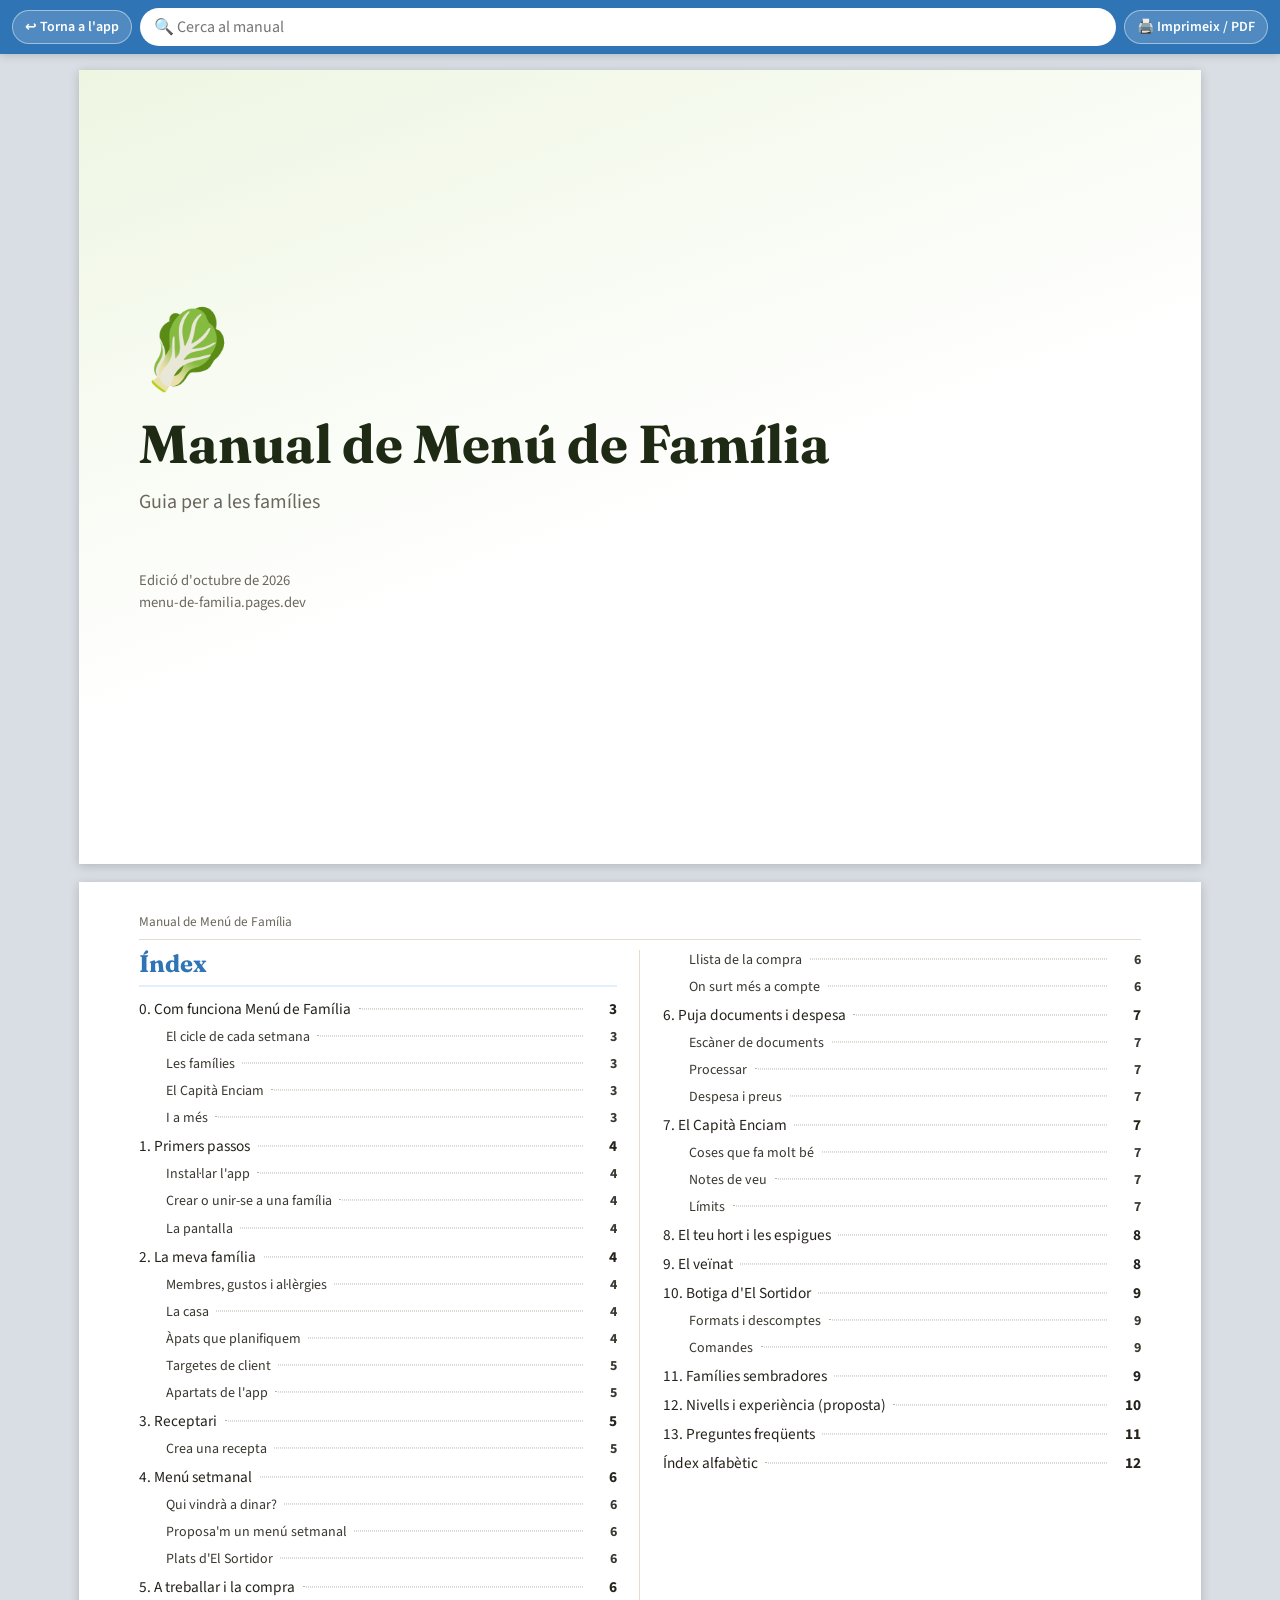
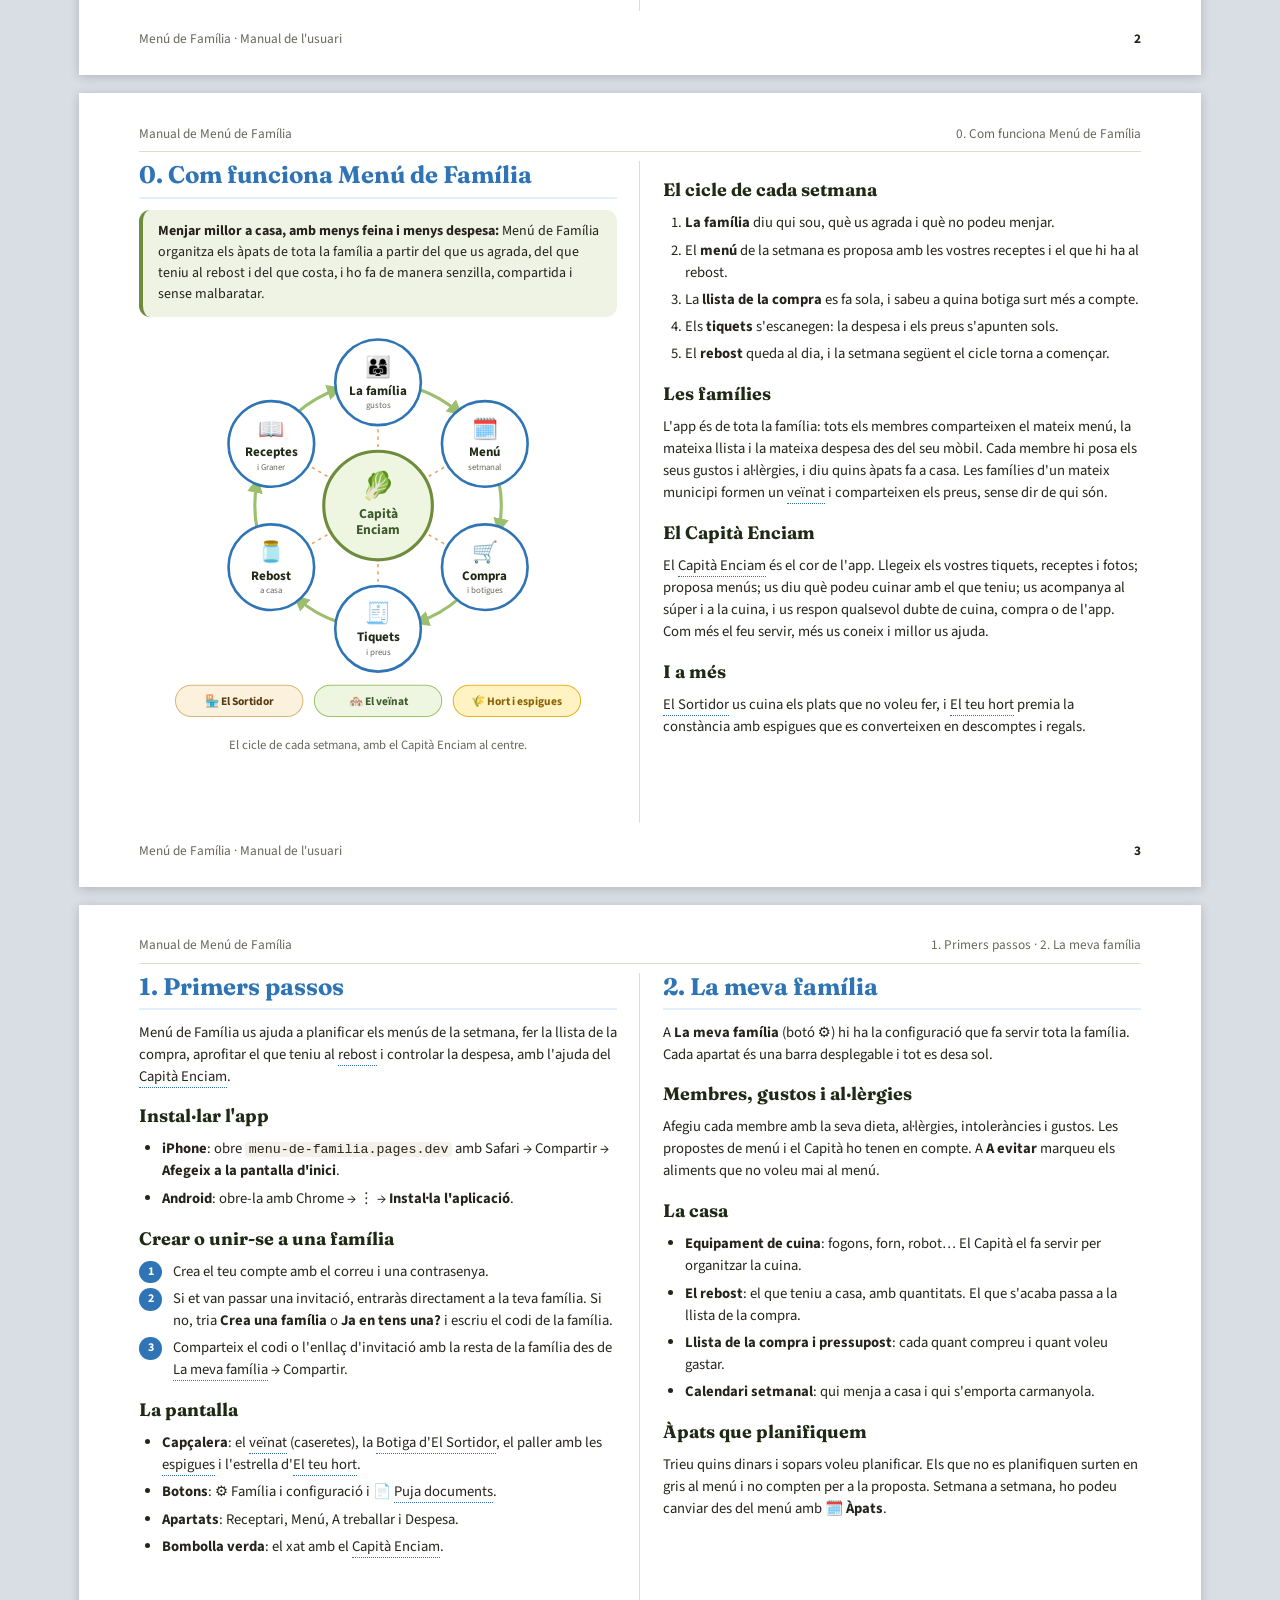
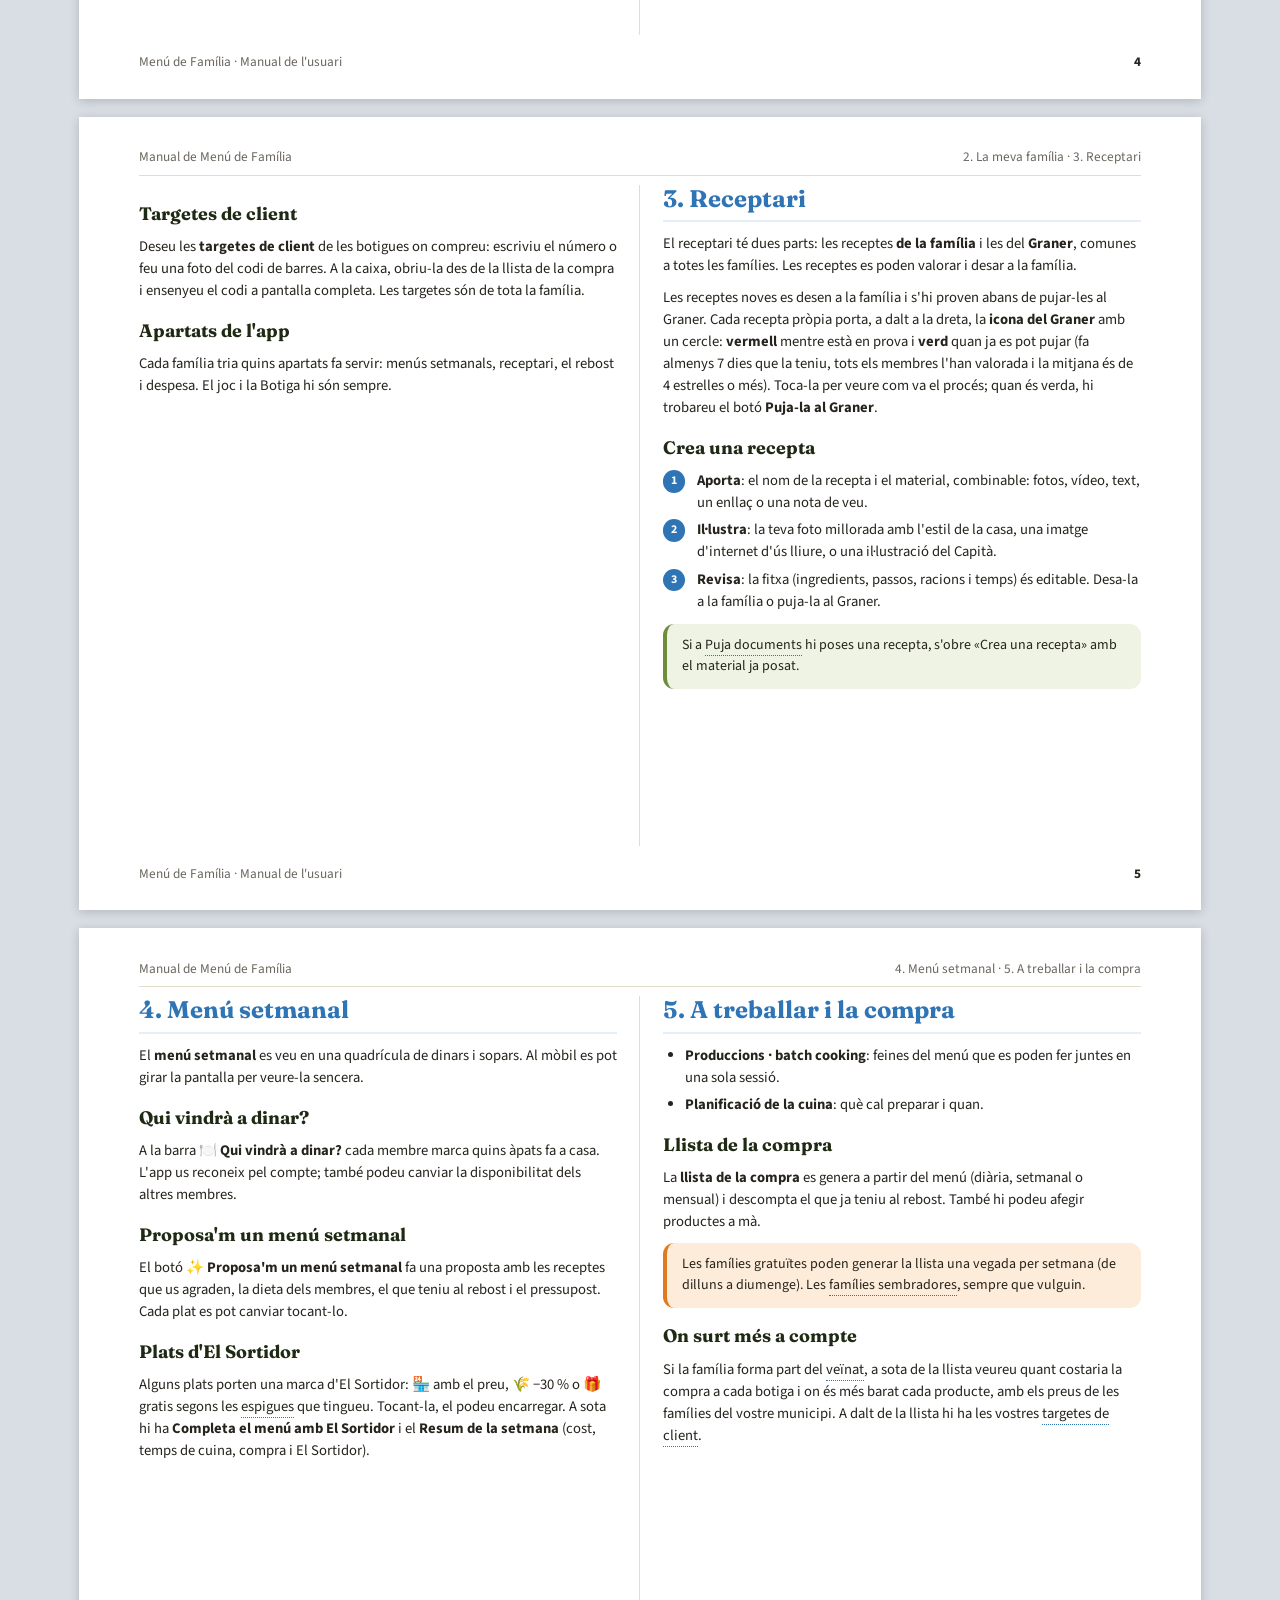
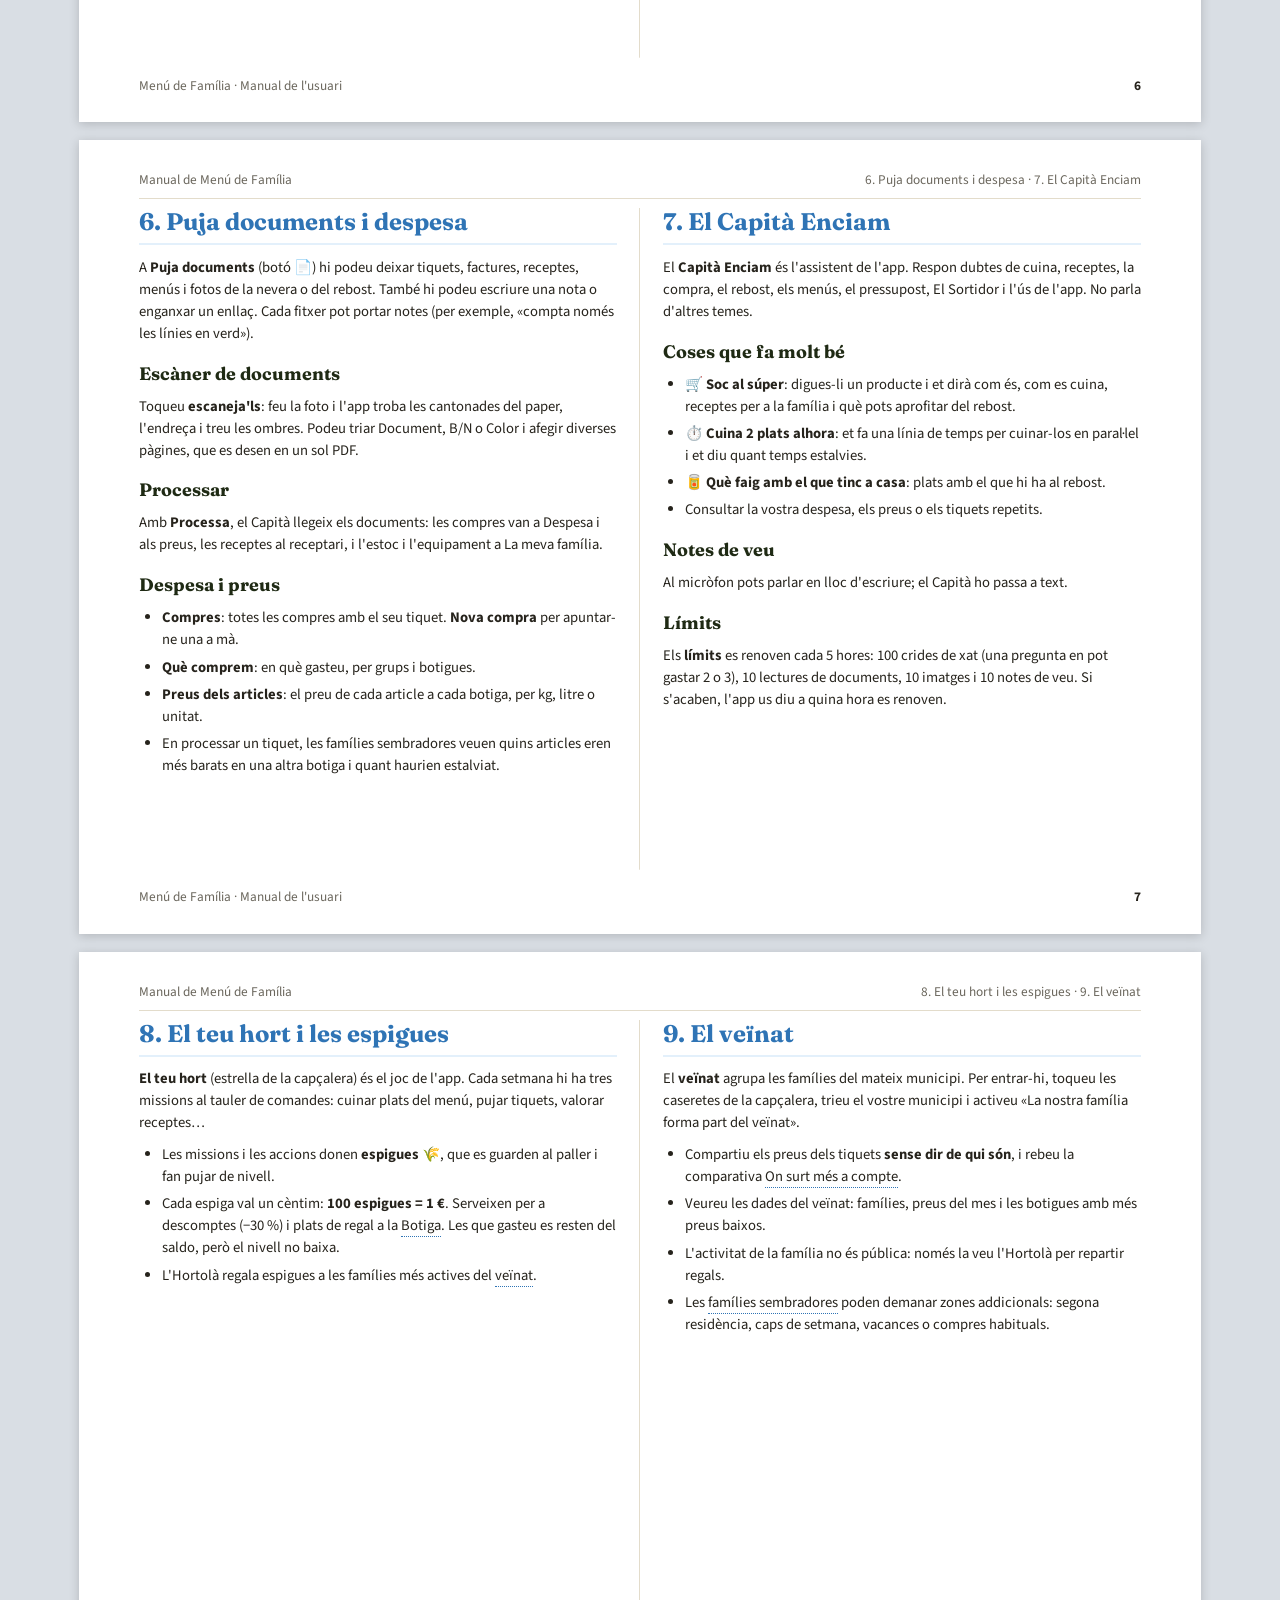
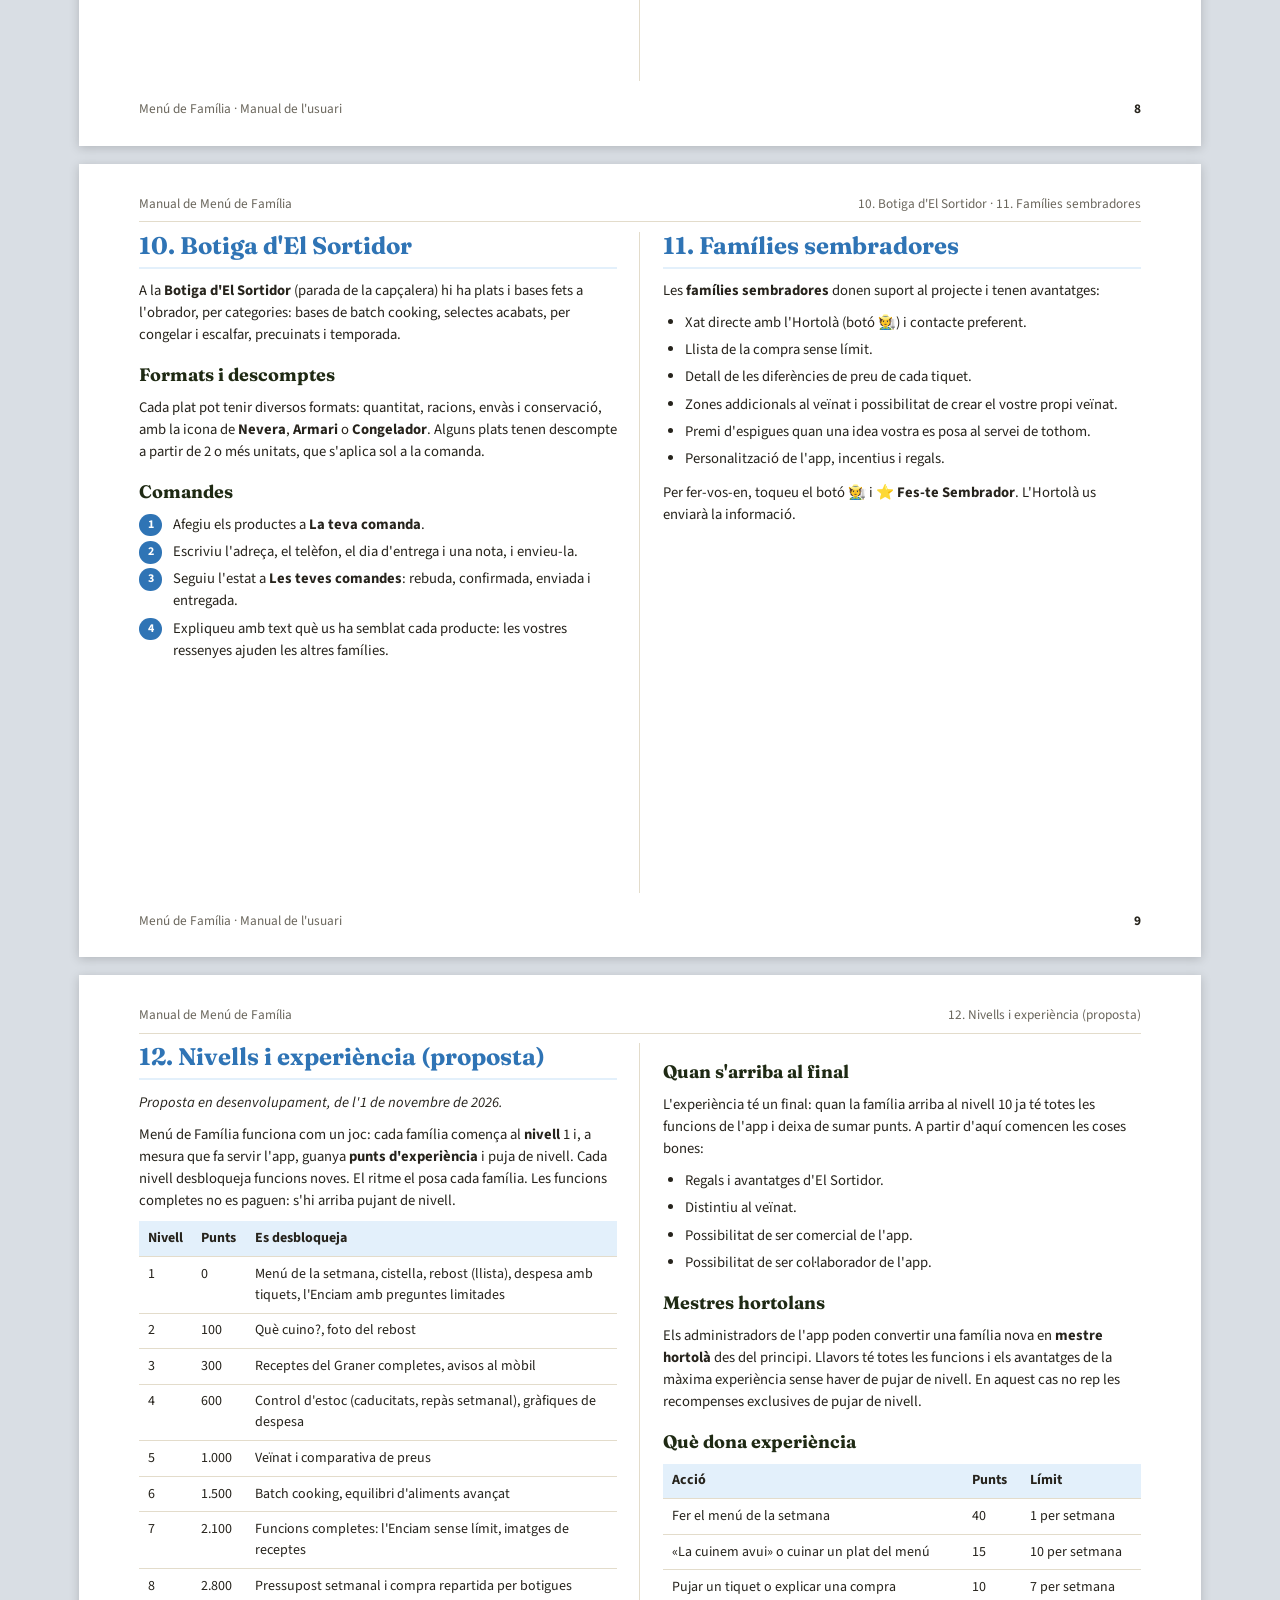
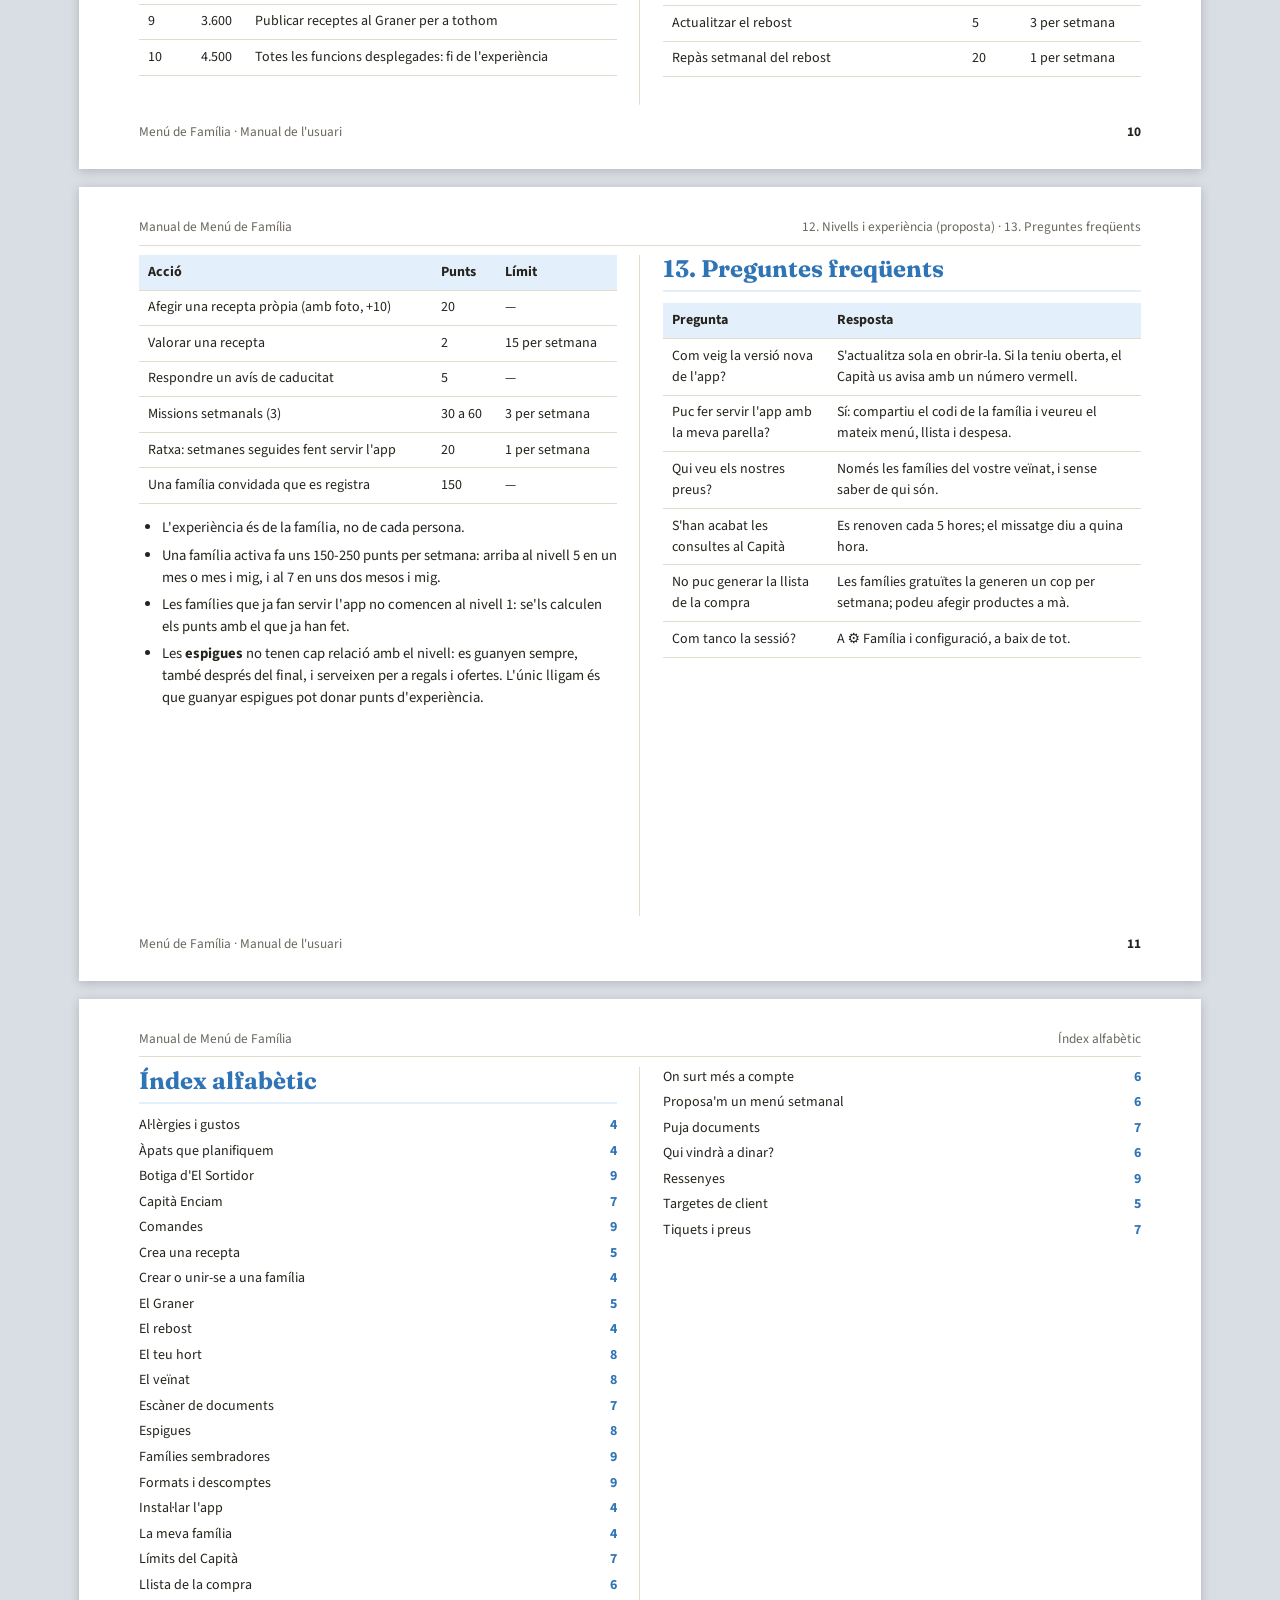
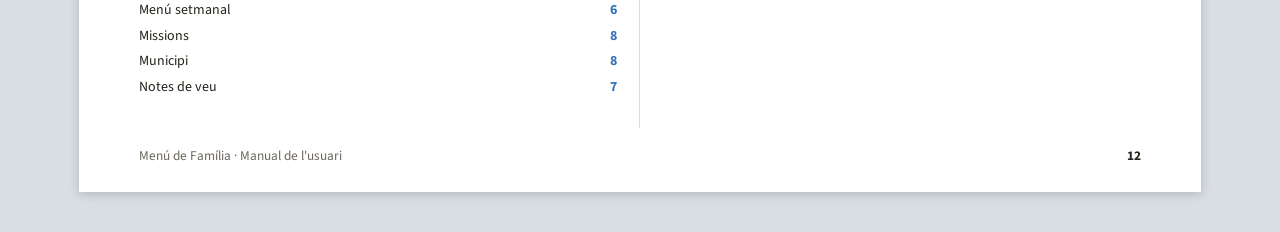
<file: guia.html>
<!doctype html>
<html lang="ca">
<head>
<meta charset="utf-8">
<meta name="viewport" content="width=device-width,initial-scale=1,viewport-fit=cover">
<meta name="robots" content="noindex,nofollow">
<title>Manual de Menú de Família</title>
<link rel="icon" href="icon-192.png">
<link rel="stylesheet" href="https://fonts.googleapis.com/css2?family=Fraunces:opsz,wght@9..144,600;9..144,700&family=Source+Sans+3:wght@400;600;700&display=swap">
<link rel="stylesheet" href="manual.css?v=1">
</head>
<body>
<div class="bar" id="bar">
 <a href="/">↩ Torna a l'app</a>
 <div class="sw"><input type="search" id="q" placeholder="🔍 Cerca al manual" autocomplete="off"></div>
 <button type="button" id="prt">🖨️ Imprimeix / PDF</button>
</div>
<div class="res" id="res"></div>
<div id="book"></div>
<div id="measure"></div>

<!-- ===================== CONTINGUT (es pagina automàticament en fulls A4) ===================== -->
<div id="src">

<section data-cover>
 <div class="ico">🥬</div>
 <h1>Manual de Menú de Família</h1>
 <p class="sub">Guia per a les famílies</p>
 <p class="meta">Edició d'octubre de 2026<br>menu-de-familia.pages.dev</p>
</section>

<section data-toc>
 <h2 id="index">Índex</h2>
 <ol class="toc" id="tocl"></ol>
</section>

<section id="s-zero" data-t="0. Com funciona Menú de Família">
<h2>0. Com funciona Menú de Família</h2>
<div class="tip"><p><b>Menjar millor a casa, amb menys feina i menys despesa:</b> Menú de Família organitza els àpats de tota la família a partir del que us agrada, del que teniu al rebost i del que costa, i ho fa de manera senzilla, compartida i sense malbaratar.</p></div>
<figure style="margin:0 0 3mm"><svg viewBox="0 0 400 380" width="100%" role="img" aria-label="Esquema de Menú de Família" style="display:block;max-height:105mm;margin:0 auto 3mm;font-family:Source Sans 3,system-ui,sans-serif">
<defs><marker id="ar" viewBox="0 0 10 10" refX="7" refY="5" markerWidth="5" markerHeight="5" orient="auto"><path d="M0 0L10 5L0 10z" fill="#9cbf6e"/></marker></defs>
<line x1="200" y1="170" x2="200.0" y2="52.0" stroke="#e07a1f" stroke-width="1.5" stroke-dasharray="3 4" opacity=".7"/><line x1="200" y1="170" x2="302.2" y2="111.0" stroke="#e07a1f" stroke-width="1.5" stroke-dasharray="3 4" opacity=".7"/><line x1="200" y1="170" x2="302.2" y2="229.0" stroke="#e07a1f" stroke-width="1.5" stroke-dasharray="3 4" opacity=".7"/><line x1="200" y1="170" x2="200.0" y2="288.0" stroke="#e07a1f" stroke-width="1.5" stroke-dasharray="3 4" opacity=".7"/><line x1="200" y1="170" x2="97.8" y2="229.0" stroke="#e07a1f" stroke-width="1.5" stroke-dasharray="3 4" opacity=".7"/><line x1="200" y1="170" x2="97.8" y2="111.0" stroke="#e07a1f" stroke-width="1.5" stroke-dasharray="3 4" opacity=".7"/><path d="M238.2 58.4 A118 118 0 0 1 277.6 81.1" fill="none" stroke="#9cbf6e" stroke-width="3" marker-end="url(#ar)"/><path d="M315.8 147.3 A118 118 0 0 1 315.8 192.7" fill="none" stroke="#9cbf6e" stroke-width="3" marker-end="url(#ar)"/><path d="M277.6 258.9 A118 118 0 0 1 238.2 281.6" fill="none" stroke="#9cbf6e" stroke-width="3" marker-end="url(#ar)"/><path d="M161.8 281.6 A118 118 0 0 1 122.4 258.9" fill="none" stroke="#9cbf6e" stroke-width="3" marker-end="url(#ar)"/><path d="M84.2 192.7 A118 118 0 0 1 84.2 147.3" fill="none" stroke="#9cbf6e" stroke-width="3" marker-end="url(#ar)"/><path d="M122.4 81.1 A118 118 0 0 1 161.8 58.4" fill="none" stroke="#9cbf6e" stroke-width="3" marker-end="url(#ar)"/>
<circle cx="200" cy="170" r="52" fill="#eef6e2" stroke="#6e8c3c" stroke-width="3"/>
<text x="200" y="160" text-anchor="middle" font-size="26">🥬</text><text x="200" y="182" text-anchor="middle" font-size="13" font-weight="700" fill="#3d5a2a">Capità</text><text x="200" y="197" text-anchor="middle" font-size="13" font-weight="700" fill="#3d5a2a">Enciam</text>
<g><circle cx="200.0" cy="52.0" r="41" fill="#fff" stroke="#2f74b5" stroke-width="2.5"/><text x="200.0" y="44.0" text-anchor="middle" font-size="20">👨‍👩‍👧</text><text x="200.0" y="64.0" text-anchor="middle" font-size="12.5" font-weight="700" fill="#1f2a14">La família</text><text x="200.0" y="77.0" text-anchor="middle" font-size="8.5" fill="#6b675d">gustos</text></g><g><circle cx="302.2" cy="111.0" r="41" fill="#fff" stroke="#2f74b5" stroke-width="2.5"/><text x="302.2" y="103.0" text-anchor="middle" font-size="20">🗓️</text><text x="302.2" y="123.0" text-anchor="middle" font-size="12.5" font-weight="700" fill="#1f2a14">Menú</text><text x="302.2" y="136.0" text-anchor="middle" font-size="8.5" fill="#6b675d">setmanal</text></g><g><circle cx="302.2" cy="229.0" r="41" fill="#fff" stroke="#2f74b5" stroke-width="2.5"/><text x="302.2" y="221.0" text-anchor="middle" font-size="20">🛒</text><text x="302.2" y="241.0" text-anchor="middle" font-size="12.5" font-weight="700" fill="#1f2a14">Compra</text><text x="302.2" y="254.0" text-anchor="middle" font-size="8.5" fill="#6b675d">i botigues</text></g><g><circle cx="200.0" cy="288.0" r="41" fill="#fff" stroke="#2f74b5" stroke-width="2.5"/><text x="200.0" y="280.0" text-anchor="middle" font-size="20">🧾</text><text x="200.0" y="300.0" text-anchor="middle" font-size="12.5" font-weight="700" fill="#1f2a14">Tiquets</text><text x="200.0" y="313.0" text-anchor="middle" font-size="8.5" fill="#6b675d">i preus</text></g><g><circle cx="97.8" cy="229.0" r="41" fill="#fff" stroke="#2f74b5" stroke-width="2.5"/><text x="97.8" y="221.0" text-anchor="middle" font-size="20">🫙</text><text x="97.8" y="241.0" text-anchor="middle" font-size="12.5" font-weight="700" fill="#1f2a14">Rebost</text><text x="97.8" y="254.0" text-anchor="middle" font-size="8.5" fill="#6b675d">a casa</text></g><g><circle cx="97.8" cy="111.0" r="41" fill="#fff" stroke="#2f74b5" stroke-width="2.5"/><text x="97.8" y="103.0" text-anchor="middle" font-size="20">📖</text><text x="97.8" y="123.0" text-anchor="middle" font-size="12.5" font-weight="700" fill="#1f2a14">Receptes</text><text x="97.8" y="136.0" text-anchor="middle" font-size="8.5" fill="#6b675d">i Graner</text></g>
<g font-size="11" font-weight="700"><rect x="6" y="342" width="122" height="30" rx="15" fill="#fbf1dc" stroke="#d9b77c"/><text x="67" y="361" text-anchor="middle" fill="#5a3a12">🏪 El Sortidor</text>
<rect x="139" y="342" width="122" height="30" rx="15" fill="#eef6e2" stroke="#9cc46a"/><text x="200" y="361" text-anchor="middle" fill="#3d5a2a">🏘️ El veïnat</text>
<rect x="272" y="342" width="122" height="30" rx="15" fill="#fff3c4" stroke="#e6b422"/><text x="333" y="361" text-anchor="middle" fill="#8a6200">🌾 Hort i espigues</text></g>
</svg><figcaption style="font-size:9.5pt;color:#6b675d;text-align:center">El cicle de cada setmana, amb el Capità Enciam al centre.</figcaption></figure>
<h3 id="s-zero-cicle">El cicle de cada setmana</h3>
<ol>
<li><b>La família</b> diu qui sou, què us agrada i què no podeu menjar.</li>
<li>El <b>menú</b> de la setmana es proposa amb les vostres receptes i el que hi ha al rebost.</li>
<li>La <b>llista de la compra</b> es fa sola, i sabeu a quina botiga surt més a compte.</li>
<li>Els <b>tiquets</b> s'escanegen: la despesa i els preus s'apunten sols.</li>
<li>El <b>rebost</b> queda al dia, i la setmana següent el cicle torna a començar.</li>
</ol>
<h3 id="s-zero-fam">Les famílies</h3>
<p>L'app és de tota la família: tots els membres comparteixen el mateix menú, la mateixa llista i la mateixa despesa des del seu mòbil. Cada membre hi posa els seus gustos i al·lèrgies, i diu quins àpats fa a casa. Les famílies d'un mateix municipi formen un <a class="kw" data-k="veinat">veïnat</a> i comparteixen els preus, sense dir de qui són.</p>
<h3 id="s-zero-capita">El Capità Enciam</h3>
<p>El <a class="kw" data-k="capita">Capità Enciam</a> és el cor de l'app. Llegeix els vostres tiquets, receptes i fotos; proposa menús; us diu què podeu cuinar amb el que teniu; us acompanya al súper i a la cuina, i us respon qualsevol dubte de cuina, compra o de l'app. Com més el feu servir, més us coneix i millor us ajuda.</p>
<h3 id="s-zero-mes">I a més</h3>
<p><a class="kw" data-k="botiga">El Sortidor</a> us cuina els plats que no voleu fer, i <a class="kw" data-k="hort">El teu hort</a> premia la constància amb espigues que es converteixen en descomptes i regals.</p>
</section>

<section id="s-ini" data-t="1. Primers passos">
<h2>1. Primers passos</h2>
<p>Menú de Família us ajuda a planificar els menús de la setmana, fer la llista de la compra, aprofitar el que teniu al <a class="kw" data-k="rebost">rebost</a> i controlar la despesa, amb l'ajuda del <a class="kw" data-k="capita">Capità Enciam</a>.</p>
<h3 id="s-ini-inst">Instal·lar l'app</h3>
<ul>
<li><b>iPhone</b>: obre <span class="k">menu-de-familia.pages.dev</span> amb Safari → Compartir → <b>Afegeix a la pantalla d'inici</b>.</li>
<li><b>Android</b>: obre-la amb Chrome → ⋮ → <b>Instal·la l'aplicació</b>.</li>
</ul>
<h3 id="s-ini-fam">Crear o unir-se a una família</h3>
<ul class="steps">
<li>Crea el teu compte amb el correu i una contrasenya.</li>
<li>Si et van passar una invitació, entraràs directament a la teva família. Si no, tria <b>Crea una família</b> o <b>Ja en tens una?</b> i escriu el codi de la família.</li>
<li>Comparteix el codi o l'enllaç d'invitació amb la resta de la família des de <a class="kw" data-k="familia">La meva família</a> → Compartir.</li>
</ul>
<h3 id="s-ini-pant">La pantalla</h3>
<ul>
<li><b>Capçalera</b>: el <a class="kw" data-k="veinat">veïnat</a> (caseretes), la <a class="kw" data-k="botiga">Botiga d'El Sortidor</a>, el paller amb les <a class="kw" data-k="espigues">espigues</a> i l'estrella d'<a class="kw" data-k="hort">El teu hort</a>.</li>
<li><b>Botons</b>: ⚙️ Família i configuració i 📄 <a class="kw" data-k="docs">Puja documents</a>.</li>
<li><b>Apartats</b>: Receptari, Menú, A treballar i Despesa.</li>
<li><b>Bombolla verda</b>: el xat amb el <a class="kw" data-k="capita">Capità Enciam</a>.</li>
</ul>
</section>

<section id="s-fam" data-t="2. La meva família">
<h2>2. La meva família</h2>
<p>A <b id="k-familia">La meva família</b> (botó ⚙️) hi ha la configuració que fa servir tota la família. Cada apartat és una barra desplegable i tot es desa sol.</p>
<h3 id="s-fam-membres">Membres, gustos i al·lèrgies</h3>
<p>Afegiu cada membre amb la seva dieta, al·lèrgies, intoleràncies i gustos. Les propostes de menú i el Capità ho tenen en compte. A <b>A evitar</b> marqueu els aliments que no voleu mai al menú.</p>
<h3 id="s-fam-casa">La casa</h3>
<ul>
<li><b>Equipament de cuina</b>: fogons, forn, robot… El Capità el fa servir per organitzar la cuina.</li>
<li><b id="k-rebost">El rebost</b>: el que teniu a casa, amb quantitats. El que s'acaba passa a la llista de la compra.</li>
<li><b>Llista de la compra i pressupost</b>: cada quant compreu i quant voleu gastar.</li>
<li><b>Calendari setmanal</b>: qui menja a casa i qui s'emporta carmanyola.</li>
</ul>
<h3 id="s-fam-apats">Àpats que planifiquem</h3>
<p>Trieu quins dinars i sopars voleu planificar. Els que no es planifiquen surten en gris al menú i no compten per a la proposta. Setmana a setmana, ho podeu canviar des del menú amb <b>🗓️ Àpats</b>.</p>
<h3 id="s-fam-tg">Targetes de client</h3>
<p>Deseu les <b id="k-targetes">targetes de client</b> de les botigues on compreu: escriviu el número o feu una foto del codi de barres. A la caixa, obriu-la des de la llista de la compra i ensenyeu el codi a pantalla completa. Les targetes són de tota la família.</p>
<h3 id="s-fam-apartats">Apartats de l'app</h3>
<p>Cada família tria quins apartats fa servir: menús setmanals, receptari, el rebost i despesa. El joc i la Botiga hi són sempre.</p>
</section>

<section id="s-rec" data-t="3. Receptari">
<h2>3. Receptari</h2>
<p>El receptari té dues parts: les receptes <b>de la família</b> i les del <b id="k-graner">Graner</b>, comunes a totes les famílies. Les receptes es poden valorar i desar a la família.</p>
<p>Les receptes noves es desen a la família i s'hi proven abans de pujar-les al Graner. Cada recepta pròpia porta, a dalt a la dreta, la <b>icona del Graner</b> amb un cercle: <b>vermell</b> mentre està en prova i <b>verd</b> quan ja es pot pujar (fa almenys 7 dies que la teniu, tots els membres l'han valorada i la mitjana és de 4 estrelles o més). Toca-la per veure com va el procés; quan és verda, hi trobareu el botó <b>Puja-la al Graner</b>.</p>
<h3 id="s-rec-crea">Crea una recepta</h3>
<ul class="steps">
<li><b>Aporta</b>: el nom de la recepta i el material, combinable: fotos, vídeo, text, un enllaç o una nota de veu.</li>
<li><b>Il·lustra</b>: la teva foto millorada amb l'estil de la casa, una imatge d'internet d'ús lliure, o una il·lustració del Capità.</li>
<li><b>Revisa</b>: la fitxa (ingredients, passos, racions i temps) és editable. Desa-la a la família o puja-la al Graner.</li>
</ul>
<div class="tip"><p>Si a <a class="kw" data-k="docs">Puja documents</a> hi poses una recepta, s'obre «Crea una recepta» amb el material ja posat.</p></div>
</section>

<section id="s-menu" data-t="4. Menú setmanal">
<h2>4. Menú setmanal</h2>
<p>El <b id="k-menu">menú setmanal</b> es veu en una quadrícula de dinars i sopars. Al mòbil es pot girar la pantalla per veure-la sencera.</p>
<h3 id="s-menu-disp">Qui vindrà a dinar?</h3>
<p>A la barra <b>🍽️ Qui vindrà a dinar?</b> cada membre marca quins àpats fa a casa. L'app us reconeix pel compte; també podeu canviar la disponibilitat dels altres membres.</p>
<h3 id="s-menu-prop">Proposa'm un menú setmanal</h3>
<p>El botó <b>✨ Proposa'm un menú setmanal</b> fa una proposta amb les receptes que us agraden, la dieta dels membres, el que teniu al rebost i el pressupost. Cada plat es pot canviar tocant-lo.</p>
<h3 id="s-menu-sor">Plats d'El Sortidor</h3>
<p>Alguns plats porten una marca d'El Sortidor: 🏪 amb el preu, 🌾 −30 % o 🎁 gratis segons les <a class="kw" data-k="espigues">espigues</a> que tingueu. Tocant-la, el podeu encarregar. A sota hi ha <b>Completa el menú amb El Sortidor</b> i el <b>Resum de la setmana</b> (cost, temps de cuina, compra i El Sortidor).</p>
</section>

<section id="s-tre" data-t="5. A treballar i la compra">
<h2>5. A treballar i la compra</h2>
<ul>
<li><b>Produccions · batch cooking</b>: feines del menú que es poden fer juntes en una sola sessió.</li>
<li><b>Planificació de la cuina</b>: què cal preparar i quan.</li>
</ul>
<h3 id="s-tre-llista">Llista de la compra</h3>
<p>La <b id="k-compra">llista de la compra</b> es genera a partir del menú (diària, setmanal o mensual) i descompta el que ja teniu al rebost. També hi podeu afegir productes a mà.</p>
<div class="alert"><p>Les famílies gratuïtes poden generar la llista una vegada per setmana (de dilluns a diumenge). Les <a class="kw" data-k="sembradora">famílies sembradores</a>, sempre que vulguin.</p></div>
<h3 id="s-tre-compte">On surt més a compte</h3>
<p>Si la família forma part del <a class="kw" data-k="veinat">veïnat</a>, a sota de la llista veureu quant costaria la compra a cada botiga i on és més barat cada producte, amb els preus de les famílies del vostre municipi. A dalt de la llista hi ha les vostres <a class="kw" data-k="targetes">targetes de client</a>.</p>
</section>

<section id="s-docs" data-t="6. Puja documents i despesa">
<h2>6. Puja documents i despesa</h2>
<p>A <b id="k-docs">Puja documents</b> (botó 📄) hi podeu deixar tiquets, factures, receptes, menús i fotos de la nevera o del rebost. També hi podeu escriure una nota o enganxar un enllaç. Cada fitxer pot portar notes (per exemple, «compta només les línies en verd»).</p>
<h3 id="s-docs-esc">Escàner de documents</h3>
<p>Toqueu <b>escaneja'ls</b>: feu la foto i l'app troba les cantonades del paper, l'endreça i treu les ombres. Podeu triar Document, B/N o Color i afegir diverses pàgines, que es desen en un sol PDF.</p>
<h3 id="s-docs-proc">Processar</h3>
<p>Amb <b>Processa</b>, el Capità llegeix els documents: les compres van a Despesa i als preus, les receptes al receptari, i l'estoc i l'equipament a La meva família.</p>
<h3 id="s-desp">Despesa i preus</h3>
<ul>
<li><b>Compres</b>: totes les compres amb el seu tiquet. <b>Nova compra</b> per apuntar-ne una a mà.</li>
<li><b>Què comprem</b>: en què gasteu, per grups i botigues.</li>
<li><b>Preus dels articles</b>: el preu de cada article a cada botiga, per kg, litre o unitat.</li>
<li>En processar un tiquet, les famílies sembradores veuen quins articles eren més barats en una altra botiga i quant haurien estalviat.</li>
</ul>
</section>

<section id="s-cap" data-t="7. El Capità Enciam">
<h2>7. El Capità Enciam</h2>
<p>El <b id="k-capita">Capità Enciam</b> és l'assistent de l'app. Respon dubtes de cuina, receptes, la compra, el rebost, els menús, el pressupost, El Sortidor i l'ús de l'app. No parla d'altres temes.</p>
<h3 id="s-cap-usos">Coses que fa molt bé</h3>
<ul>
<li><b>🛒 Soc al súper</b>: digues-li un producte i et dirà com és, com es cuina, receptes per a la família i què pots aprofitar del rebost.</li>
<li><b>⏱️ Cuina 2 plats alhora</b>: et fa una línia de temps per cuinar-los en paral·lel i et diu quant temps estalvies.</li>
<li><b>🥫 Què faig amb el que tinc a casa</b>: plats amb el que hi ha al rebost.</li>
<li>Consultar la vostra despesa, els preus o els tiquets repetits.</li>
</ul>
<h3 id="s-cap-veu">Notes de veu</h3>
<p>Al micròfon pots parlar en lloc d'escriure; el Capità ho passa a text.</p>
<h3 id="s-cap-limits">Límits</h3>
<p>Els <b id="k-limits">límits</b> es renoven cada 5 hores: 100 crides de xat (una pregunta en pot gastar 2 o 3), 10 lectures de documents, 10 imatges i 10 notes de veu. Si s'acaben, l'app us diu a quina hora es renoven.</p>
</section>

<section id="s-hort" data-t="8. El teu hort i les espigues">
<h2>8. El teu hort i les espigues</h2>
<p><b id="k-hort">El teu hort</b> (estrella de la capçalera) és el joc de l'app. Cada setmana hi ha tres missions al tauler de comandes: cuinar plats del menú, pujar tiquets, valorar receptes…</p>
<ul>
<li>Les missions i les accions donen <b id="k-espigues">espigues</b> 🌾, que es guarden al paller i fan pujar de nivell.</li>
<li>Cada espiga val un cèntim: <b>100 espigues = 1 €</b>. Serveixen per a descomptes (−30 %) i plats de regal a la <a class="kw" data-k="botiga">Botiga</a>. Les que gasteu es resten del saldo, però el nivell no baixa.</li>
<li>L'Hortolà regala espigues a les famílies més actives del <a class="kw" data-k="veinat">veïnat</a>.</li>
</ul>
</section>

<section id="s-vei" data-t="9. El veïnat">
<h2>9. El veïnat</h2>
<p>El <b id="k-veinat">veïnat</b> agrupa les famílies del mateix municipi. Per entrar-hi, toqueu les caseretes de la capçalera, trieu el vostre municipi i activeu «La nostra família forma part del veïnat».</p>
<ul>
<li>Compartiu els preus dels tiquets <b>sense dir de qui són</b>, i rebeu la comparativa <a class="kw" data-k="compra">On surt més a compte</a>.</li>
<li>Veureu les dades del veïnat: famílies, preus del mes i les botigues amb més preus baixos.</li>
<li>L'activitat de la família no és pública: només la veu l'Hortolà per repartir regals.</li>
<li>Les <a class="kw" data-k="sembradora">famílies sembradores</a> poden demanar zones addicionals: segona residència, caps de setmana, vacances o compres habituals.</li>
</ul>
</section>

<section id="s-bot" data-t="10. Botiga d'El Sortidor">
<h2>10. Botiga d'El Sortidor</h2>
<p>A la <b id="k-botiga">Botiga d'El Sortidor</b> (parada de la capçalera) hi ha plats i bases fets a l'obrador, per categories: bases de batch cooking, selectes acabats, per congelar i escalfar, precuinats i temporada.</p>
<h3 id="s-bot-fmt">Formats i descomptes</h3>
<p>Cada plat pot tenir diversos formats: quantitat, racions, envàs i conservació, amb la icona de <b>Nevera</b>, <b>Armari</b> o <b>Congelador</b>. Alguns plats tenen descompte a partir de 2 o més unitats, que s'aplica sol a la comanda.</p>
<h3 id="s-bot-com">Comandes</h3>
<ul class="steps">
<li>Afegiu els productes a <b>La teva comanda</b>.</li>
<li>Escriviu l'adreça, el telèfon, el dia d'entrega i una nota, i envieu-la.</li>
<li>Seguiu l'estat a <b>Les teves comandes</b>: rebuda, confirmada, enviada i entregada.</li>
<li>Expliqueu amb text què us ha semblat cada producte: les vostres ressenyes ajuden les altres famílies.</li>
</ul>
</section>

<section id="s-sem" data-t="11. Famílies sembradores">
<h2>11. Famílies sembradores</h2>
<p>Les <b id="k-sembradora">famílies sembradores</b> donen suport al projecte i tenen avantatges:</p>
<ul>
<li>Xat directe amb l'Hortolà (botó 🧑‍🌾) i contacte preferent.</li>
<li>Llista de la compra sense límit.</li>
<li>Detall de les diferències de preu de cada tiquet.</li>
<li>Zones addicionals al veïnat i possibilitat de crear el vostre propi veïnat.</li>
<li>Premi d'espigues quan una idea vostra es posa al servei de tothom.</li>
<li>Personalització de l'app, incentius i regals.</li>
</ul>
<p>Per fer-vos-en, toqueu el botó 🧑‍🌾 i <b>⭐ Fes-te Sembrador</b>. L'Hortolà us enviarà la informació.</p>
</section>

<section id="s-niv" data-t="12. Nivells i experiència (proposta)">
<h2>12. Nivells i experiència (proposta)</h2>
<p><i>Proposta en desenvolupament, de l'1 de novembre de 2026.</i></p>
<p>Menú de Família funciona com un joc: cada família comença al <b id="k-nivell">nivell</b> 1 i, a mesura que fa servir l'app, guanya <b id="k-experiencia">punts d'experiència</b> i puja de nivell. Cada nivell desbloqueja funcions noves. El ritme el posa cada família. Les funcions completes no es paguen: s'hi arriba pujant de nivell.</p>
<table>
<tr><th>Nivell</th><th>Punts</th><th>Es desbloqueja</th></tr>
<tr><td>1</td><td>0</td><td>Menú de la setmana, cistella, rebost (llista), despesa amb tiquets, l'Enciam amb preguntes limitades</td></tr>
<tr><td>2</td><td>100</td><td>Què cuino?, foto del rebost</td></tr>
<tr><td>3</td><td>300</td><td>Receptes del Graner completes, avisos al mòbil</td></tr>
<tr><td>4</td><td>600</td><td>Control d'estoc (caducitats, repàs setmanal), gràfiques de despesa</td></tr>
<tr><td>5</td><td>1.000</td><td>Veïnat i comparativa de preus</td></tr>
<tr><td>6</td><td>1.500</td><td>Batch cooking, equilibri d'aliments avançat</td></tr>
<tr><td>7</td><td>2.100</td><td>Funcions completes: l'Enciam sense límit, imatges de receptes</td></tr>
<tr><td>8</td><td>2.800</td><td>Pressupost setmanal i compra repartida per botigues</td></tr>
<tr><td>9</td><td>3.600</td><td>Publicar receptes al Graner per a tothom</td></tr>
<tr><td>10</td><td>4.500</td><td>Totes les funcions desplegades: fi de l'experiència</td></tr>
</table>
<h3>Quan s'arriba al final</h3>
<p>L'experiència té un final: quan la família arriba al nivell 10 ja té totes les funcions de l'app i deixa de sumar punts. A partir d'aquí comencen les coses bones:</p>
<ul>
<li>Regals i avantatges d'El Sortidor.</li>
<li>Distintiu al veïnat.</li>
<li>Possibilitat de ser comercial de l'app.</li>
<li>Possibilitat de ser col·laborador de l'app.</li>
</ul>
<h3>Mestres hortolans</h3>
<p>Els administradors de l'app poden convertir una família nova en <b id="k-mestre">mestre hortolà</b> des del principi. Llavors té totes les funcions i els avantatges de la màxima experiència sense haver de pujar de nivell. En aquest cas no rep les recompenses exclusives de pujar de nivell.</p>
<h3>Què dona experiència</h3>
<table>
<tr><th>Acció</th><th>Punts</th><th>Límit</th></tr>
<tr><td>Fer el menú de la setmana</td><td>40</td><td>1 per setmana</td></tr>
<tr><td>«La cuinem avui» o cuinar un plat del menú</td><td>15</td><td>10 per setmana</td></tr>
<tr><td>Pujar un tiquet o explicar una compra</td><td>10</td><td>7 per setmana</td></tr>
<tr><td>Actualitzar el rebost</td><td>5</td><td>3 per setmana</td></tr>
<tr><td>Repàs setmanal del rebost</td><td>20</td><td>1 per setmana</td></tr>
<tr><td>Afegir una recepta pròpia (amb foto, +10)</td><td>20</td><td>—</td></tr>
<tr><td>Valorar una recepta</td><td>2</td><td>15 per setmana</td></tr>
<tr><td>Respondre un avís de caducitat</td><td>5</td><td>—</td></tr>
<tr><td>Missions setmanals (3)</td><td>30 a 60</td><td>3 per setmana</td></tr>
<tr><td>Ratxa: setmanes seguides fent servir l'app</td><td>20</td><td>1 per setmana</td></tr>
<tr><td>Una família convidada que es registra</td><td>150</td><td>—</td></tr>
</table>
<ul>
<li>L'experiència és de la família, no de cada persona.</li>
<li>Una família activa fa uns 150-250 punts per setmana: arriba al nivell 5 en un mes o mes i mig, i al 7 en uns dos mesos i mig.</li>
<li>Les famílies que ja fan servir l'app no comencen al nivell 1: se'ls calculen els punts amb el que ja han fet.</li>
<li>Les <b>espigues</b> no tenen cap relació amb el nivell: es guanyen sempre, també després del final, i serveixen per a regals i ofertes. L'únic lligam és que guanyar espigues pot donar punts d'experiència.</li>
</ul>
</section>

<section id="s-faq" data-t="13. Preguntes freqüents">
<h2>13. Preguntes freqüents</h2>
<table>
<tr><th>Pregunta</th><th>Resposta</th></tr>
<tr><td>Com veig la versió nova de l'app?</td><td>S'actualitza sola en obrir-la. Si la teniu oberta, el Capità us avisa amb un número vermell.</td></tr>
<tr><td>Puc fer servir l'app amb la meva parella?</td><td>Sí: compartiu el codi de la família i veureu el mateix menú, llista i despesa.</td></tr>
<tr><td>Qui veu els nostres preus?</td><td>Només les famílies del vostre veïnat, i sense saber de qui són.</td></tr>
<tr><td>S'han acabat les consultes al Capità</td><td>Es renoven cada 5 hores; el missatge diu a quina hora.</td></tr>
<tr><td>No puc generar la llista de la compra</td><td>Les famílies gratuïtes la generen un cop per setmana; podeu afegir productes a mà.</td></tr>
<tr><td>Com tanco la sessió?</td><td>A ⚙️ Família i configuració, a baix de tot.</td></tr>
</table>
</section>

<section id="s-idx" data-idx data-t="Índex alfabètic">
<h2>Índex alfabètic</h2>
<ul class="idx" id="idxl"></ul>
</section>

</div>
<script type="application/json" id="mcfg">{"title": "Manual de Menú de Família", "foot": "Menú de Família · Manual de l'usuari", "kw": {"capita": ["Capità Enciam", "k-capita"], "familia": ["La meva família", "k-familia"], "rebost": ["El rebost", "k-rebost"], "espigues": ["Espigues", "k-espigues"], "hort": ["El teu hort", "k-hort"], "veinat": ["El veïnat", "k-veinat"], "botiga": ["Botiga d'El Sortidor", "k-botiga"], "sembradora": ["Famílies sembradores", "k-sembradora"], "docs": ["Puja documents", "k-docs"], "compra": ["Llista de la compra", "k-compra"], "menu": ["Menú setmanal", "k-menu"], "graner": ["El Graner", "k-graner"], "limits": ["Límits del Capità", "k-limits"], "targetes": ["Targetes de client", "k-targetes"]}, "extra": [["Instal·lar l'app", "s-ini-inst"], ["Crear o unir-se a una família", "s-ini-fam"], ["Al·lèrgies i gustos", "s-fam-membres"], ["Àpats que planifiquem", "s-fam-apats"], ["Crea una recepta", "s-rec-crea"], ["Qui vindrà a dinar?", "s-menu-disp"], ["Proposa'm un menú setmanal", "s-menu-prop"], ["On surt més a compte", "s-tre-compte"], ["Escàner de documents", "s-docs-esc"], ["Tiquets i preus", "s-desp"], ["Missions", "s-hort"], ["Formats i descomptes", "s-bot-fmt"], ["Comandes", "s-bot-com"], ["Ressenyes", "s-bot-com"], ["Notes de veu", "s-cap-veu"], ["Municipi", "s-vei"]]}</script>
<script src="manual.js?v=2"></script>
</body>
</html>
</file>
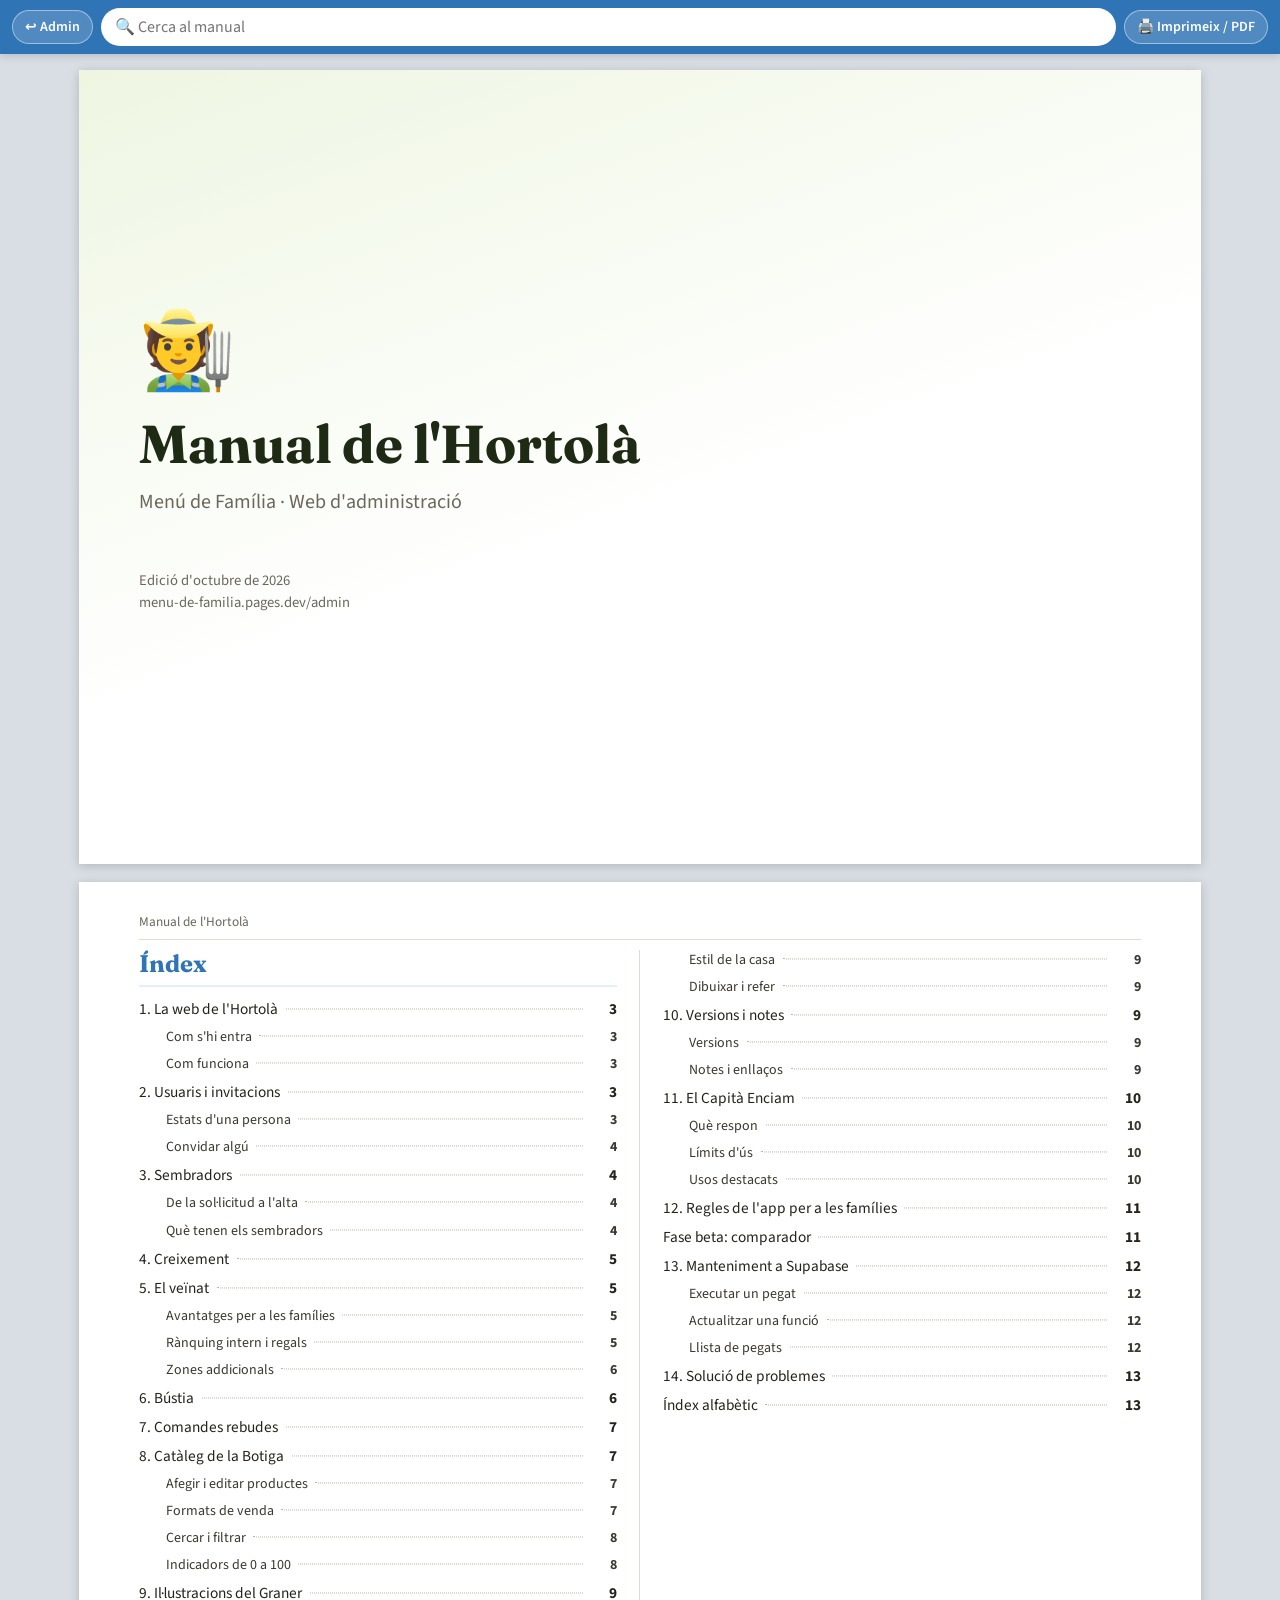
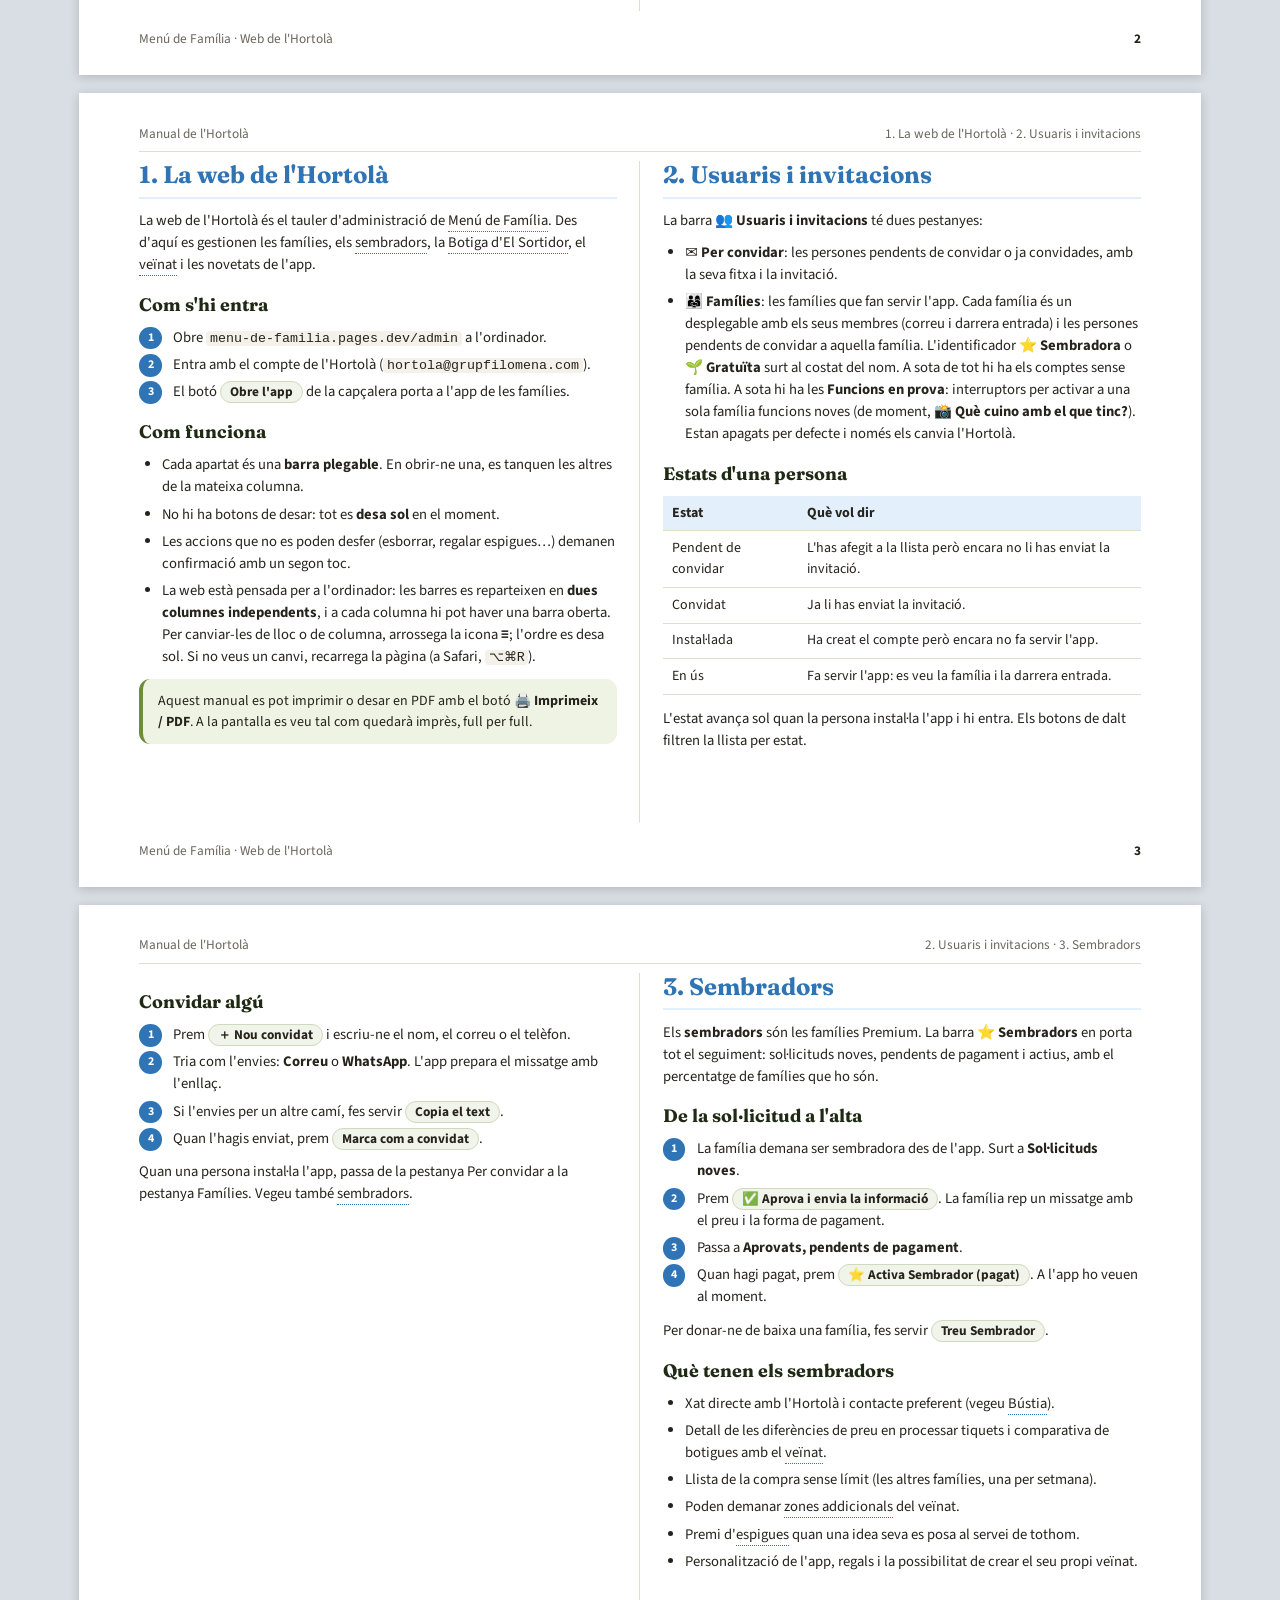
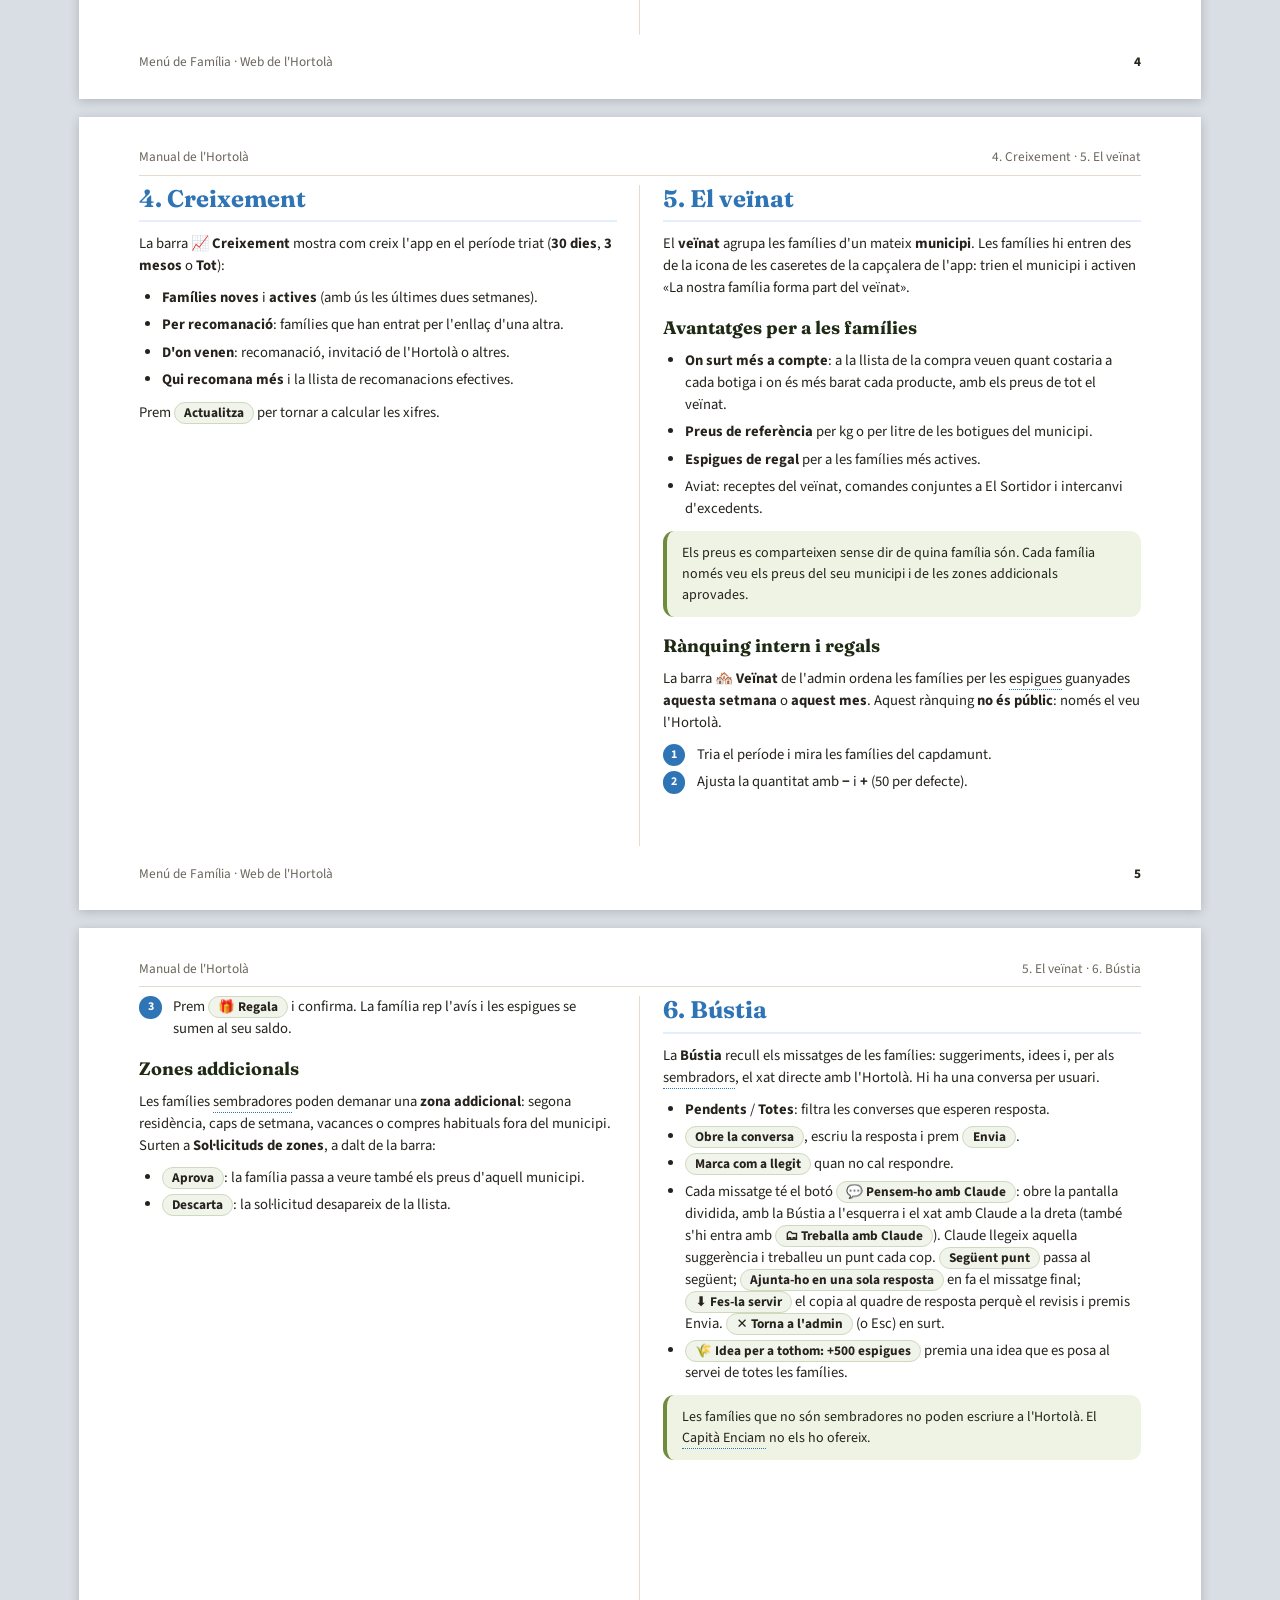
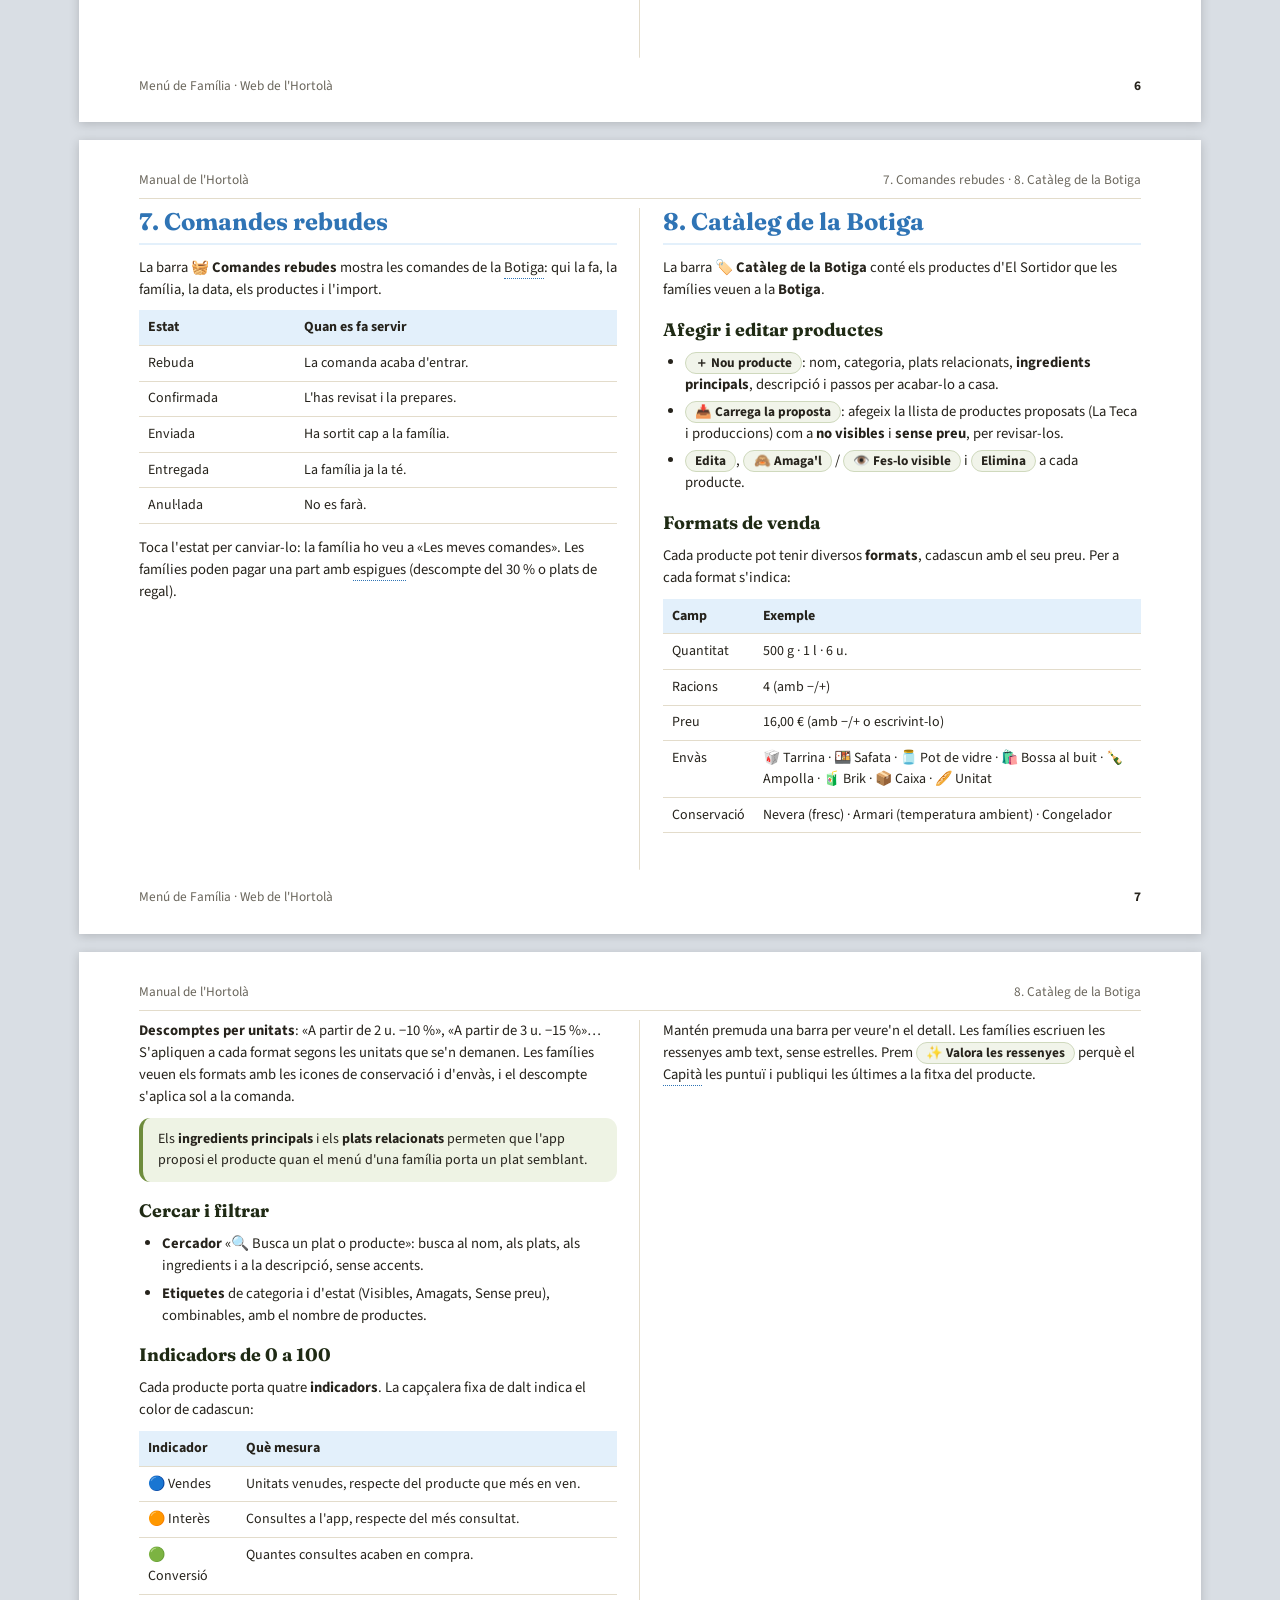
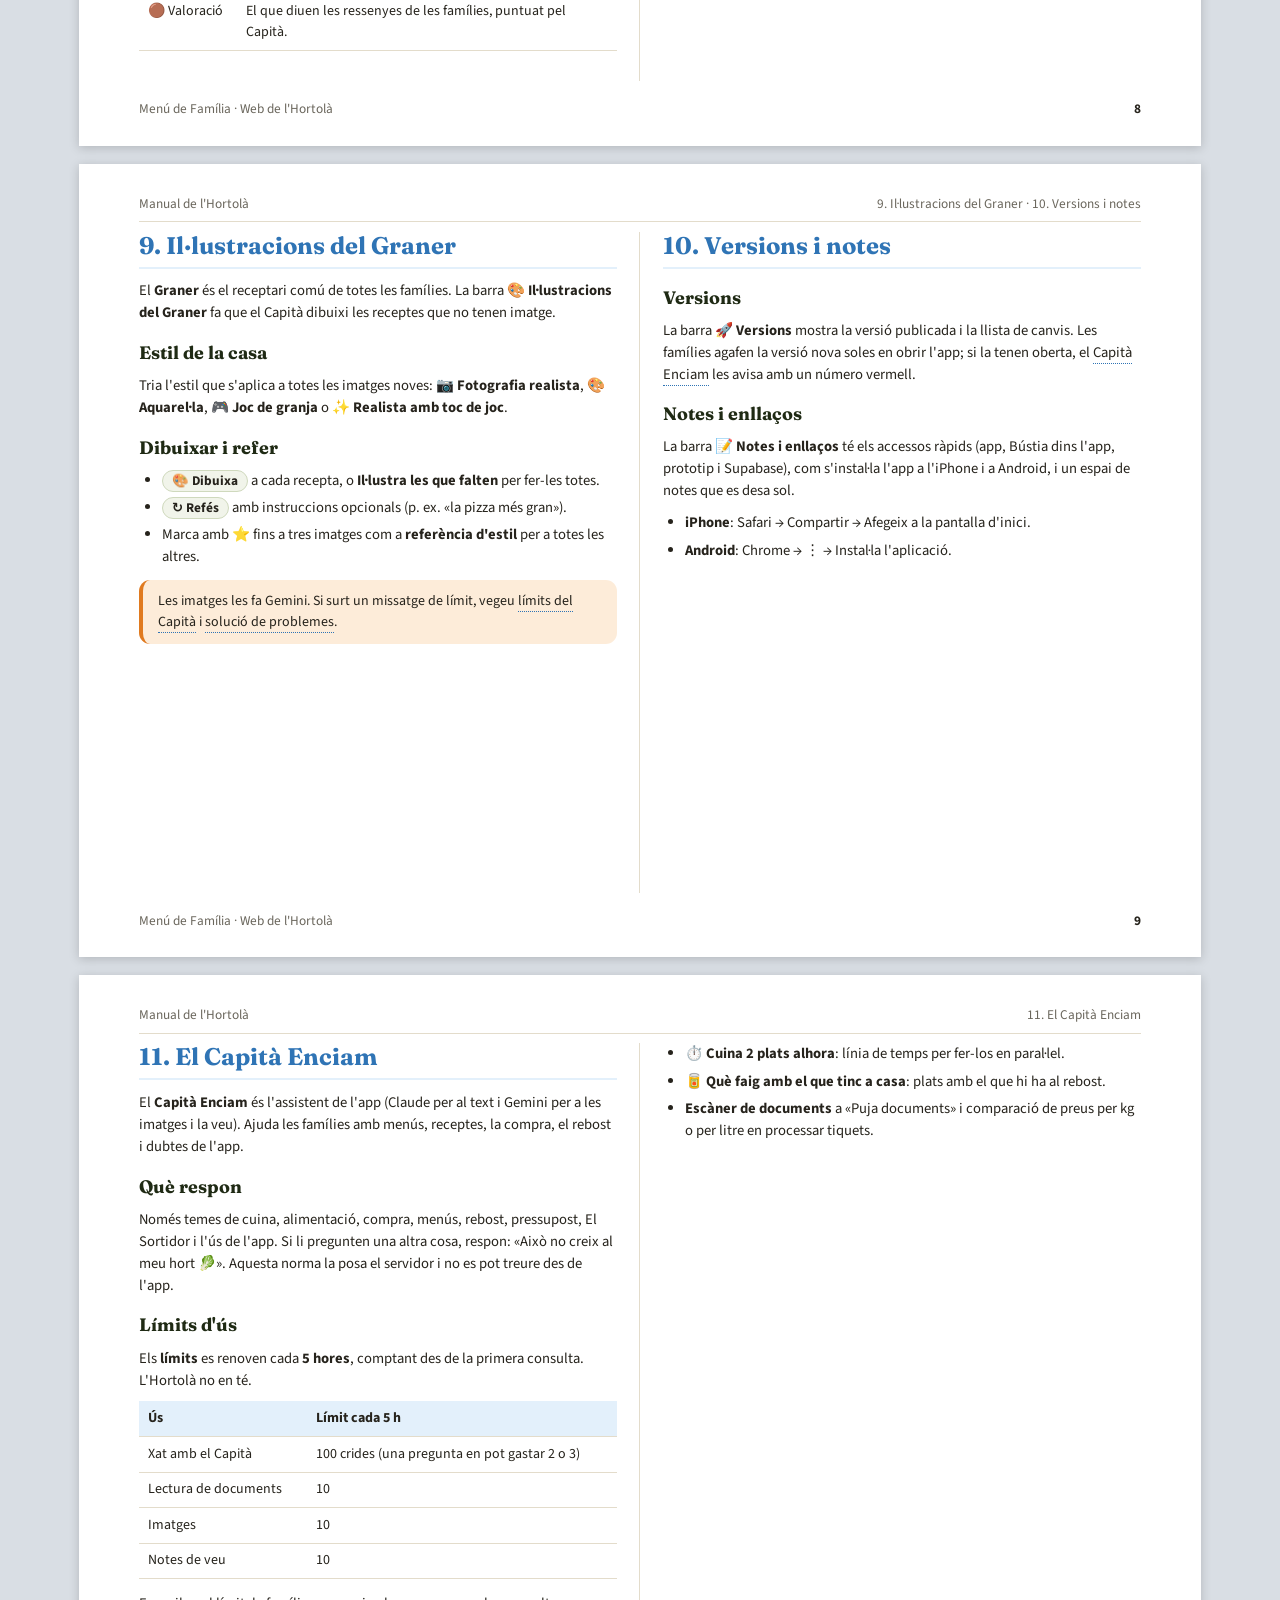
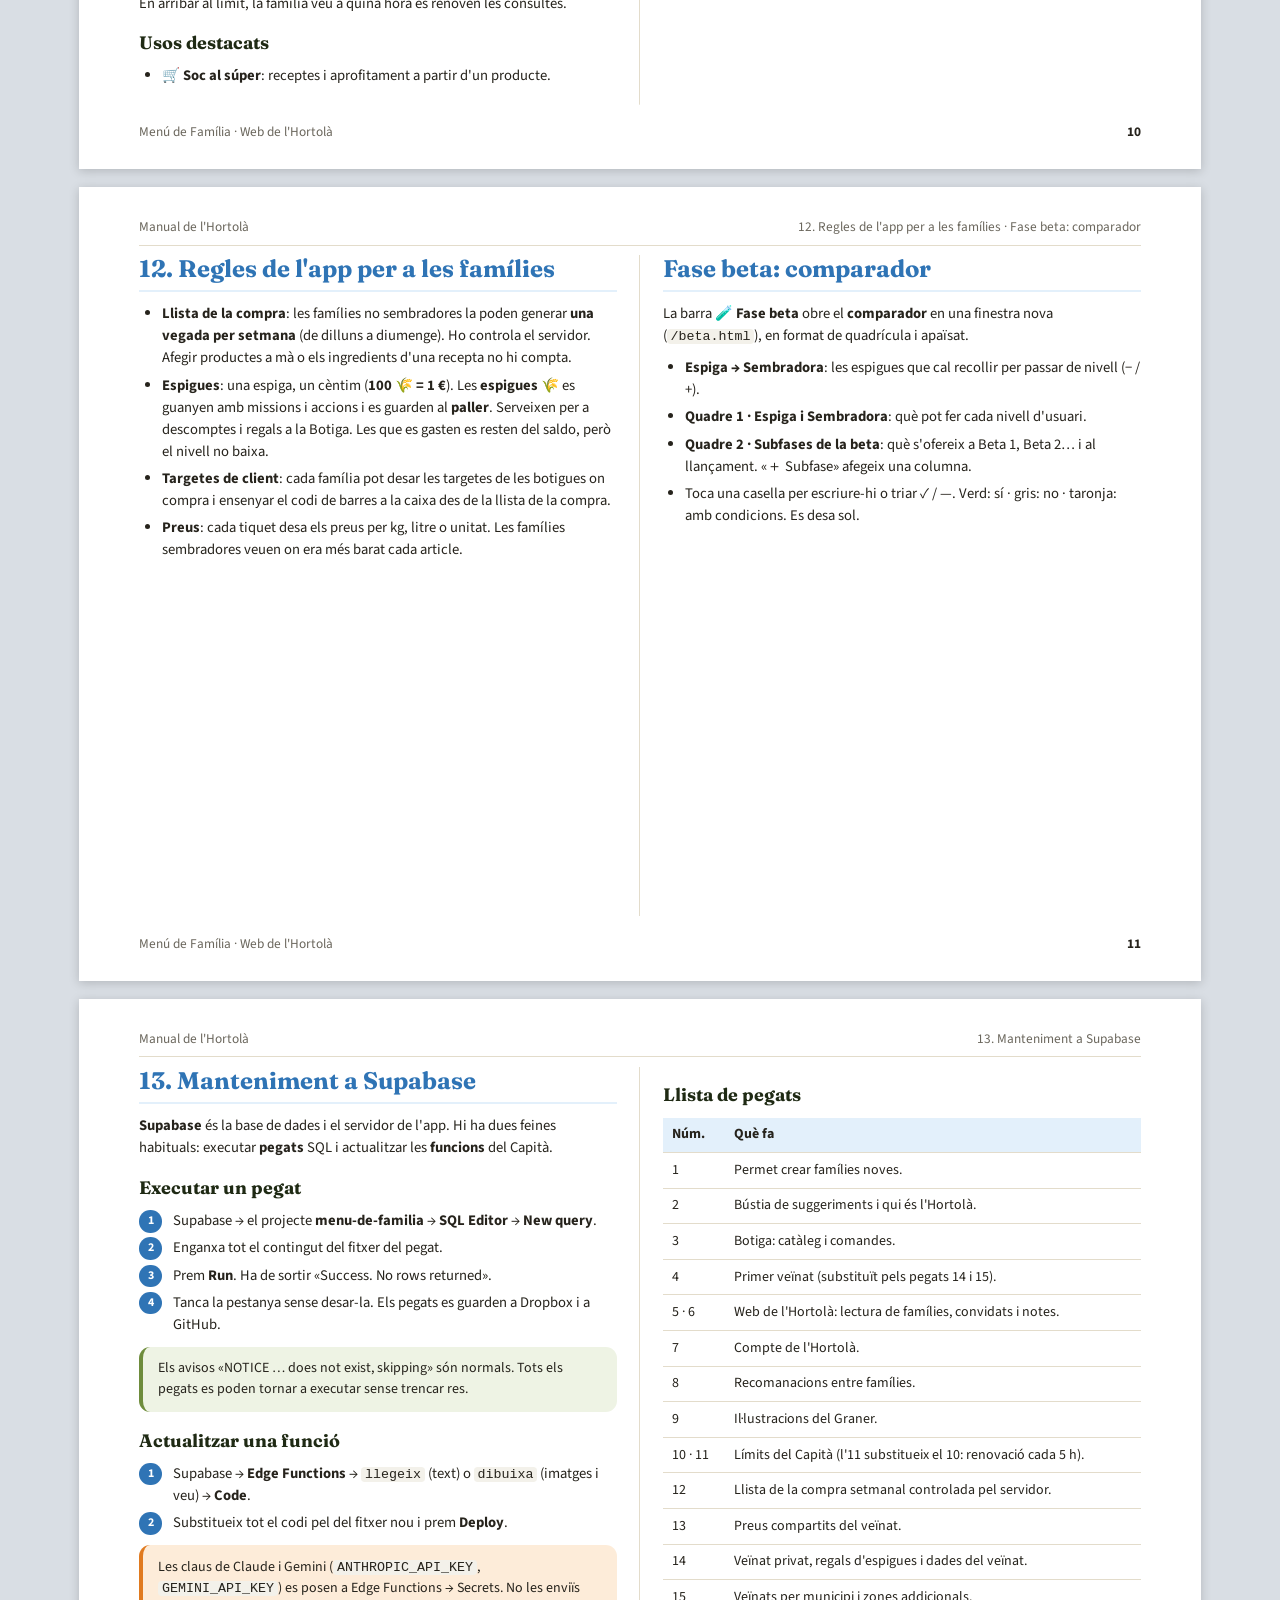
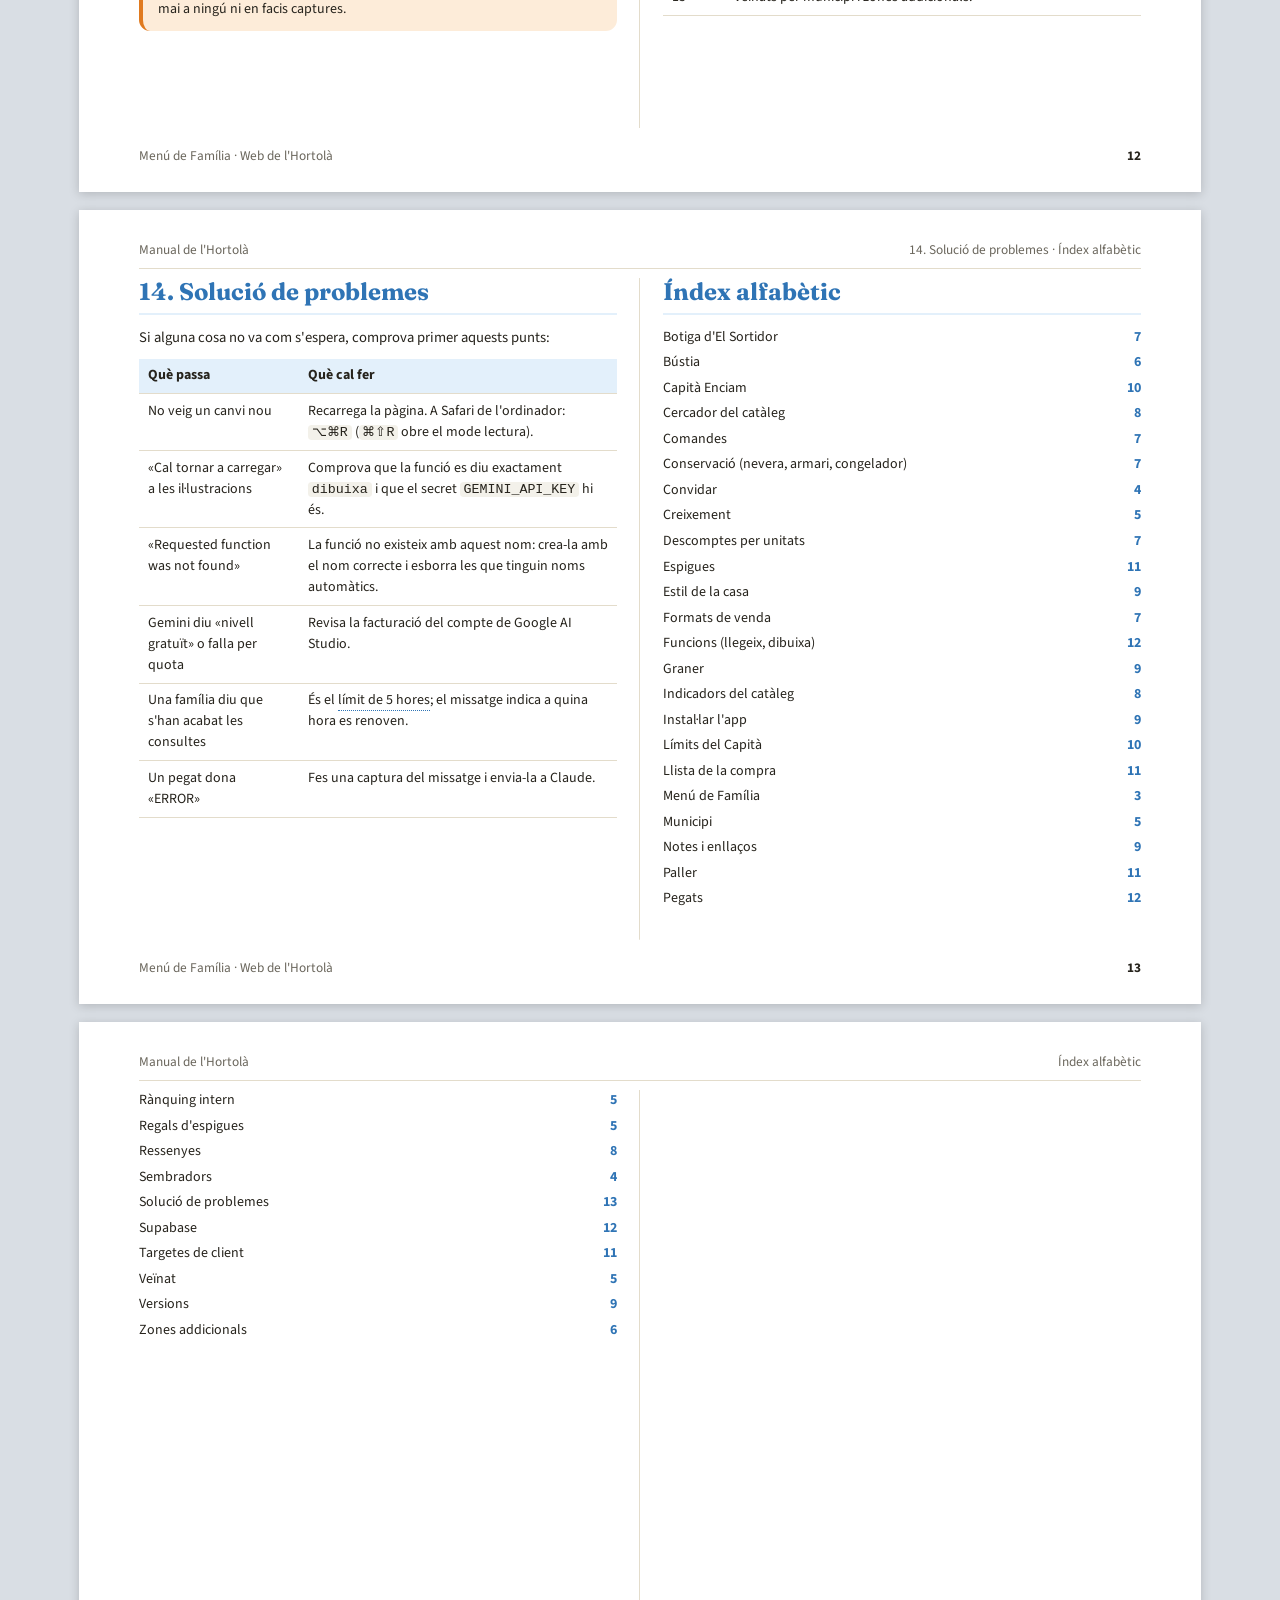
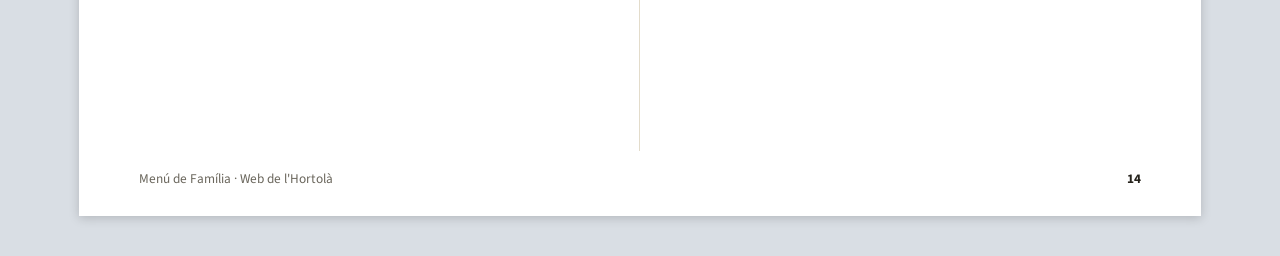
<file: manual.html>
<!doctype html>
<html lang="ca">
<head>
<meta charset="utf-8">
<meta name="viewport" content="width=device-width,initial-scale=1,viewport-fit=cover">
<meta name="robots" content="noindex,nofollow">
<title>Manual de l'Hortolà</title>
<link rel="icon" href="icon-192.png">
<link rel="stylesheet" href="https://fonts.googleapis.com/css2?family=Fraunces:opsz,wght@9..144,600;9..144,700&family=Source+Sans+3:wght@400;600;700&display=swap">
<link rel="stylesheet" href="manual.css?v=1">
</head>
<body>
<div class="bar" id="bar">
 <a href="/admin">↩ Admin</a>
 <div class="sw"><input type="search" id="q" placeholder="🔍 Cerca al manual" autocomplete="off"></div>
 <button type="button" id="prt">🖨️ Imprimeix / PDF</button>
</div>
<div class="res" id="res"></div>
<div id="book"></div>
<div id="measure"></div>

<!-- ===================== CONTINGUT (es pagina automàticament en fulls A4) ===================== -->
<div id="src">

<section data-cover>
 <div class="ico">🧑‍🌾</div>
 <h1>Manual de l'Hortolà</h1>
 <p class="sub">Menú de Família · Web d'administració</p>
 <p class="meta">Edició d'octubre de 2026<br>menu-de-familia.pages.dev/admin</p>
</section>

<section data-toc>
 <h2 id="index">Índex</h2>
 <ol class="toc" id="tocl"></ol>
</section>

<section id="s-intro" data-t="1. La web de l'Hortolà">
<h2>1. La web de l'Hortolà</h2>
<p>La web de l'Hortolà és el tauler d'administració de <a class="kw" data-k="menu">Menú de Família</a>. Des d'aquí es gestionen les famílies, els <a class="kw" data-k="sembrador">sembradors</a>, la <a class="kw" data-k="botiga">Botiga d'El Sortidor</a>, el <a class="kw" data-k="veinat">veïnat</a> i les novetats de l'app.</p>
<h3 id="s-intro-acces">Com s'hi entra</h3>
<ul class="steps">
<li>Obre <span class="k">menu-de-familia.pages.dev/admin</span> a l'ordinador.</li>
<li>Entra amb el compte de l'Hortolà (<span class="k">hortola@grupfilomena.com</span>).</li>
<li>El botó <span class="btnl">Obre l'app</span> de la capçalera porta a l'app de les famílies.</li>
</ul>
<h3 id="s-intro-us">Com funciona</h3>
<ul>
<li>Cada apartat és una <b>barra plegable</b>. En obrir-ne una, es tanquen les altres de la mateixa columna.</li>
<li>No hi ha botons de desar: tot es <b>desa sol</b> en el moment.</li>
<li>Les accions que no es poden desfer (esborrar, regalar espigues…) demanen confirmació amb un segon toc.</li>
<li>La web està pensada per a l'ordinador: les barres es reparteixen en <b>dues columnes independents</b>, i a cada columna hi pot haver una barra oberta. Per canviar-les de lloc o de columna, arrossega la icona <b>≡</b>; l'ordre es desa sol. Si no veus un canvi, recarrega la pàgina (a Safari, <span class="k">⌥⌘R</span>).</li>
</ul>
<div class="tip"><p>Aquest manual es pot imprimir o desar en PDF amb el botó <b>🖨️ Imprimeix / PDF</b>. A la pantalla es veu tal com quedarà imprès, full per full.</p></div>
</section>

<section id="s-usu" data-t="2. Usuaris i invitacions">
<h2>2. Usuaris i invitacions</h2>
<p>La barra <b>👥 Usuaris i invitacions</b> té dues pestanyes:</p>
<ul>
<li><b>✉️ Per convidar</b>: les persones pendents de convidar o ja convidades, amb la seva fitxa i la invitació.</li>
<li><b>👨‍👩‍👧 Famílies</b>: les famílies que fan servir l'app. Cada família és un desplegable amb els seus membres (correu i darrera entrada) i les persones pendents de convidar a aquella família. L'identificador ⭐ <b>Sembradora</b> o 🌱 <b>Gratuïta</b> surt al costat del nom. A sota de tot hi ha els comptes sense família. A sota hi ha les <b>Funcions en prova</b>: interruptors per activar a una sola família funcions noves (de moment, <b>📸 Què cuino amb el que tinc?</b>). Estan apagats per defecte i només els canvia l'Hortolà.</li>
</ul>
<h3 id="s-usu-estats">Estats d'una persona</h3>
<table>
<tr><th>Estat</th><th>Què vol dir</th></tr>
<tr><td>Pendent de convidar</td><td>L'has afegit a la llista però encara no li has enviat la invitació.</td></tr>
<tr><td>Convidat</td><td>Ja li has enviat la invitació.</td></tr>
<tr><td>Instal·lada</td><td>Ha creat el compte però encara no fa servir l'app.</td></tr>
<tr><td>En ús</td><td>Fa servir l'app: es veu la família i la darrera entrada.</td></tr>
</table>
<p>L'estat avança sol quan la persona instal·la l'app i hi entra. Els botons de dalt filtren la llista per estat.</p>
<h3 id="s-usu-convidar">Convidar algú</h3>
<ul class="steps">
<li>Prem <span class="btnl">＋ Nou convidat</span> i escriu-ne el nom, el correu o el telèfon.</li>
<li>Tria com l'envies: <b>Correu</b> o <b>WhatsApp</b>. L'app prepara el missatge amb l'enllaç.</li>
<li>Si l'envies per un altre camí, fes servir <span class="btnl">Copia el text</span>.</li>
<li>Quan l'hagis enviat, prem <span class="btnl">Marca com a convidat</span>.</li>
</ul>
<p>Quan una persona instal·la l'app, passa de la pestanya Per convidar a la pestanya Famílies. Vegeu també <a class="kw" data-k="sembrador">sembradors</a>.</p>
</section>

<section id="s-pre" data-t="3. Sembradors">
<h2>3. Sembradors</h2>
<p>Els <b id="k-sembrador">sembradors</b> són les famílies Premium. La barra <b>⭐ Sembradors</b> en porta tot el seguiment: sol·licituds noves, pendents de pagament i actius, amb el percentatge de famílies que ho són.</p>
<h3 id="s-pre-proces">De la sol·licitud a l'alta</h3>
<ul class="steps">
<li>La família demana ser sembradora des de l'app. Surt a <b>Sol·licituds noves</b>.</li>
<li>Prem <span class="btnl">✅ Aprova i envia la informació</span>. La família rep un missatge amb el preu i la forma de pagament.</li>
<li>Passa a <b>Aprovats, pendents de pagament</b>.</li>
<li>Quan hagi pagat, prem <span class="btnl">⭐ Activa Sembrador (pagat)</span>. A l'app ho veuen al moment.</li>
</ul>
<p>Per donar-ne de baixa una família, fes servir <span class="btnl">Treu Sembrador</span>.</p>
<h3 id="s-pre-avantatges">Què tenen els sembradors</h3>
<ul>
<li>Xat directe amb l'Hortolà i contacte preferent (vegeu <a class="kw" data-k="bustia">Bústia</a>).</li>
<li>Detall de les diferències de preu en processar tiquets i comparativa de botigues amb el <a class="kw" data-k="veinat">veïnat</a>.</li>
<li>Llista de la compra sense límit (les altres famílies, una per setmana).</li>
<li>Poden demanar <a class="kw" data-k="zona">zones addicionals</a> del veïnat.</li>
<li>Premi d'<a class="kw" data-k="espigues">espigues</a> quan una idea seva es posa al servei de tothom.</li>
<li>Personalització de l'app, regals i la possibilitat de crear el seu propi veïnat.</li>
</ul>
</section>

<section id="s-cre" data-t="4. Creixement">
<h2>4. Creixement</h2>
<p>La barra <b>📈 Creixement</b> mostra com creix l'app en el període triat (<b>30 dies</b>, <b>3 mesos</b> o <b>Tot</b>):</p>
<ul>
<li><b>Famílies noves</b> i <b>actives</b> (amb ús les últimes dues setmanes).</li>
<li><b>Per recomanació</b>: famílies que han entrat per l'enllaç d'una altra.</li>
<li><b>D'on venen</b>: recomanació, invitació de l'Hortolà o altres.</li>
<li><b>Qui recomana més</b> i la llista de recomanacions efectives.</li>
</ul>
<p>Prem <span class="btnl">Actualitza</span> per tornar a calcular les xifres.</p>
</section>

<section id="s-vei" data-t="5. El veïnat">
<h2>5. El veïnat</h2>
<p>El <b id="k-veinat">veïnat</b> agrupa les famílies d'un mateix <b id="k-municipi">municipi</b>. Les famílies hi entren des de la icona de les caseretes de la capçalera de l'app: trien el municipi i activen «La nostra família forma part del veïnat».</p>
<h3 id="s-vei-avantatges">Avantatges per a les famílies</h3>
<ul>
<li><b>On surt més a compte</b>: a la llista de la compra veuen quant costaria a cada botiga i on és més barat cada producte, amb els preus de tot el veïnat.</li>
<li><b>Preus de referència</b> per kg o per litre de les botigues del municipi.</li>
<li><b>Espigues de regal</b> per a les famílies més actives.</li>
<li>Aviat: receptes del veïnat, comandes conjuntes a El Sortidor i intercanvi d'excedents.</li>
</ul>
<div class="tip"><p>Els preus es comparteixen sense dir de quina família són. Cada família només veu els preus del seu municipi i de les zones addicionals aprovades.</p></div>
<h3 id="s-vei-ranquing">Rànquing intern i regals</h3>
<p>La barra <b>🏘️ Veïnat</b> de l'admin ordena les famílies per les <a class="kw" data-k="espigues">espigues</a> guanyades <b>aquesta setmana</b> o <b>aquest mes</b>. Aquest rànquing <b>no és públic</b>: només el veu l'Hortolà.</p>
<ul class="steps">
<li>Tria el període i mira les famílies del capdamunt.</li>
<li>Ajusta la quantitat amb <b>−</b> i <b>+</b> (50 per defecte).</li>
<li>Prem <span class="btnl">🎁 Regala</span> i confirma. La família rep l'avís i les espigues se sumen al seu saldo.</li>
</ul>
<h3 id="s-vei-zones">Zones addicionals</h3>
<p>Les famílies <a class="kw" data-k="sembrador">sembradores</a> poden demanar una <b id="k-zona">zona addicional</b>: segona residència, caps de setmana, vacances o compres habituals fora del municipi. Surten a <b>Sol·licituds de zones</b>, a dalt de la barra:</p>
<ul>
<li><span class="btnl">Aprova</span>: la família passa a veure també els preus d'aquell municipi.</li>
<li><span class="btnl">Descarta</span>: la sol·licitud desapareix de la llista.</li>
</ul>
</section>

<section id="s-bus" data-t="6. Bústia">
<h2>6. Bústia</h2>
<p>La <b id="k-bustia">Bústia</b> recull els missatges de les famílies: suggeriments, idees i, per als <a class="kw" data-k="sembrador">sembradors</a>, el xat directe amb l'Hortolà. Hi ha una conversa per usuari.</p>
<ul>
<li><b>Pendents</b> / <b>Totes</b>: filtra les converses que esperen resposta.</li>
<li><span class="btnl">Obre la conversa</span>, escriu la resposta i prem <span class="btnl">Envia</span>.</li>
<li><span class="btnl">Marca com a llegit</span> quan no cal respondre.</li>
<li>Cada missatge té el botó <span class="btnl">💬 Pensem-ho amb Claude</span>: obre la pantalla dividida, amb la Bústia a l'esquerra i el xat amb Claude a la dreta (també s'hi entra amb <span class="btnl">🗂 Treballa amb Claude</span>). Claude llegeix aquella suggerència i treballeu un punt cada cop. <span class="btnl">Següent punt</span> passa al següent; <span class="btnl">Ajunta-ho en una sola resposta</span> en fa el missatge final; <span class="btnl">⬇ Fes-la servir</span> el copia al quadre de resposta perquè el revisis i premis Envia. <span class="btnl">✕ Torna a l'admin</span> (o Esc) en surt.</li>
<li><span class="btnl">🌾 Idea per a tothom: +500 espigues</span> premia una idea que es posa al servei de totes les famílies.</li>
</ul>
<div class="tip"><p>Les famílies que no són sembradores no poden escriure a l'Hortolà. El <a class="kw" data-k="capita">Capità Enciam</a> no els ho ofereix.</p></div>
</section>

<section id="s-ord" data-t="7. Comandes rebudes">
<h2>7. Comandes rebudes</h2>
<p>La barra <b>🧺 Comandes rebudes</b> mostra les comandes de la <a class="kw" data-k="botiga">Botiga</a>: qui la fa, la família, la data, els productes i l'import.</p>
<table>
<tr><th>Estat</th><th>Quan es fa servir</th></tr>
<tr><td>Rebuda</td><td>La comanda acaba d'entrar.</td></tr>
<tr><td>Confirmada</td><td>L'has revisat i la prepares.</td></tr>
<tr><td>Enviada</td><td>Ha sortit cap a la família.</td></tr>
<tr><td>Entregada</td><td>La família ja la té.</td></tr>
<tr><td>Anul·lada</td><td>No es farà.</td></tr>
</table>
<p>Toca l'estat per canviar-lo: la família ho veu a «Les meves comandes». Les famílies poden pagar una part amb <a class="kw" data-k="espigues">espigues</a> (descompte del 30 % o plats de regal).</p>
</section>

<section id="s-cat" data-t="8. Catàleg de la Botiga">
<h2>8. Catàleg de la Botiga</h2>
<p>La barra <b>🏷️ Catàleg de la Botiga</b> conté els productes d'El Sortidor que les famílies veuen a la <b id="k-botiga">Botiga</b>.</p>
<h3 id="s-cat-productes">Afegir i editar productes</h3>
<ul>
<li><span class="btnl">＋ Nou producte</span>: nom, categoria, plats relacionats, <b>ingredients principals</b>, descripció i passos per acabar-lo a casa.</li>
<li><span class="btnl">📥 Carrega la proposta</span>: afegeix la llista de productes proposats (La Teca i produccions) com a <b>no visibles</b> i <b>sense preu</b>, per revisar-los.</li>
<li><span class="btnl">Edita</span>, <span class="btnl">🙈 Amaga'l</span> / <span class="btnl">👁️ Fes-lo visible</span> i <span class="btnl">Elimina</span> a cada producte.</li>
</ul>
<h3 id="s-cat-formats">Formats de venda</h3>
<p>Cada producte pot tenir diversos <b id="k-formats">formats</b>, cadascun amb el seu preu. Per a cada format s'indica:</p>
<table>
<tr><th>Camp</th><th>Exemple</th></tr>
<tr><td>Quantitat</td><td>500 g · 1 l · 6 u.</td></tr>
<tr><td>Racions</td><td>4 (amb −/+)</td></tr>
<tr><td>Preu</td><td>16,00 € (amb −/+ o escrivint-lo)</td></tr>
<tr><td>Envàs</td><td>🥡 Tarrina · 🍱 Safata · 🫙 Pot de vidre · 🛍️ Bossa al buit · 🍾 Ampolla · 🧃 Brik · 📦 Caixa · 🥖 Unitat</td></tr>
<tr><td>Conservació</td><td>Nevera (fresc) · Armari (temperatura ambient) · Congelador</td></tr>
</table>
<p><b>Descomptes per unitats</b>: «A partir de 2 u. −10 %», «A partir de 3 u. −15 %»… S'apliquen a cada format segons les unitats que se'n demanen. Les famílies veuen els formats amb les icones de conservació i d'envàs, i el descompte s'aplica sol a la comanda.</p>
<div class="tip"><p>Els <b>ingredients principals</b> i els <b>plats relacionats</b> permeten que l'app proposi el producte quan el menú d'una família porta un plat semblant.</p></div>
<h3 id="s-cat-cerca">Cercar i filtrar</h3>
<ul>
<li><b>Cercador</b> «🔍 Busca un plat o producte»: busca al nom, als plats, als ingredients i a la descripció, sense accents.</li>
<li><b>Etiquetes</b> de categoria i d'estat (Visibles, Amagats, Sense preu), combinables, amb el nombre de productes.</li>
</ul>
<h3 id="s-cat-indicadors">Indicadors de 0 a 100</h3>
<p>Cada producte porta quatre <b id="k-indicadors">indicadors</b>. La capçalera fixa de dalt indica el color de cadascun:</p>
<table>
<tr><th>Indicador</th><th>Què mesura</th></tr>
<tr><td>🔵 Vendes</td><td>Unitats venudes, respecte del producte que més en ven.</td></tr>
<tr><td>🟠 Interès</td><td>Consultes a l'app, respecte del més consultat.</td></tr>
<tr><td>🟢 Conversió</td><td>Quantes consultes acaben en compra.</td></tr>
<tr><td>🟤 Valoració</td><td>El que diuen les ressenyes de les famílies, puntuat pel Capità.</td></tr>
</table>
<p>Mantén premuda una barra per veure'n el detall. Les famílies escriuen les ressenyes amb text, sense estrelles. Prem <span class="btnl">✨ Valora les ressenyes</span> perquè el <a class="kw" data-k="capita">Capità</a> les puntuï i publiqui les últimes a la fitxa del producte.</p>
</section>

<section id="s-il" data-t="9. Il·lustracions del Graner">
<h2>9. Il·lustracions del Graner</h2>
<p>El <b id="k-graner">Graner</b> és el receptari comú de totes les famílies. La barra <b>🎨 Il·lustracions del Graner</b> fa que el Capità dibuixi les receptes que no tenen imatge.</p>
<h3 id="s-il-estil">Estil de la casa</h3>
<p>Tria l'estil que s'aplica a totes les imatges noves: <b>📷 Fotografia realista</b>, <b>🎨 Aquarel·la</b>, <b>🎮 Joc de granja</b> o <b>✨ Realista amb toc de joc</b>.</p>
<h3 id="s-il-dibuixar">Dibuixar i refer</h3>
<ul>
<li><span class="btnl">🎨 Dibuixa</span> a cada recepta, o <b>Il·lustra les que falten</b> per fer-les totes.</li>
<li><span class="btnl">↻ Refés</span> amb instruccions opcionals (p. ex. «la pizza més gran»).</li>
<li>Marca amb ⭐ fins a tres imatges com a <b>referència d'estil</b> per a totes les altres.</li>
</ul>
<div class="alert"><p>Les imatges les fa Gemini. Si surt un missatge de límit, vegeu <a class="kw" data-k="limits">límits del Capità</a> i <a class="kw" data-k="problemes">solució de problemes</a>.</p></div>
</section>

<section id="s-ver" data-t="10. Versions i notes">
<h2>10. Versions i notes</h2>
<h3 id="s-ver-versions">Versions</h3>
<p>La barra <b>🚀 Versions</b> mostra la versió publicada i la llista de canvis. Les famílies agafen la versió nova soles en obrir l'app; si la tenen oberta, el <a class="kw" data-k="capita">Capità Enciam</a> les avisa amb un número vermell.</p>
<h3 id="s-ver-notes">Notes i enllaços</h3>
<p>La barra <b>📝 Notes i enllaços</b> té els accessos ràpids (app, Bústia dins l'app, prototip i Supabase), com s'instal·la l'app a l'iPhone i a Android, i un espai de notes que es desa sol.</p>
<ul>
<li><b>iPhone</b>: Safari → Compartir → Afegeix a la pantalla d'inici.</li>
<li><b>Android</b>: Chrome → ⋮ → Instal·la l'aplicació.</li>
</ul>
</section>

<section id="s-cap" data-t="11. El Capità Enciam">
<h2>11. El Capità Enciam</h2>
<p>El <b id="k-capita">Capità Enciam</b> és l'assistent de l'app (Claude per al text i Gemini per a les imatges i la veu). Ajuda les famílies amb menús, receptes, la compra, el rebost i dubtes de l'app.</p>
<h3 id="s-cap-ambit">Què respon</h3>
<p>Només temes de cuina, alimentació, compra, menús, rebost, pressupost, El Sortidor i l'ús de l'app. Si li pregunten una altra cosa, respon: «Això no creix al meu hort 🥬». Aquesta norma la posa el servidor i no es pot treure des de l'app.</p>
<h3 id="s-cap-limits">Límits d'ús</h3>
<p>Els <b id="k-limits">límits</b> es renoven cada <b>5 hores</b>, comptant des de la primera consulta. L'Hortolà no en té.</p>
<table>
<tr><th>Ús</th><th>Límit cada 5 h</th></tr>
<tr><td>Xat amb el Capità</td><td>100 crides (una pregunta en pot gastar 2 o 3)</td></tr>
<tr><td>Lectura de documents</td><td>10</td></tr>
<tr><td>Imatges</td><td>10</td></tr>
<tr><td>Notes de veu</td><td>10</td></tr>
</table>
<p>En arribar al límit, la família veu a quina hora es renoven les consultes.</p>
<h3 id="s-cap-usos">Usos destacats</h3>
<ul>
<li><b>🛒 Soc al súper</b>: receptes i aprofitament a partir d'un producte.</li>
<li><b>⏱️ Cuina 2 plats alhora</b>: línia de temps per fer-los en paral·lel.</li>
<li><b>🥫 Què faig amb el que tinc a casa</b>: plats amb el que hi ha al rebost.</li>
<li><b>Escàner de documents</b> a «Puja documents» i comparació de preus per kg o per litre en processar tiquets.</li>
</ul>
</section>

<section id="s-fam" data-t="12. Regles de l'app per a les famílies">
<h2>12. Regles de l'app per a les famílies</h2>
<ul>
<li><b>Llista de la compra</b>: les famílies no sembradores la poden generar <b>una vegada per setmana</b> (de dilluns a diumenge). Ho controla el servidor. Afegir productes a mà o els ingredients d'una recepta no hi compta.</li>
<li><b>Espigues</b>: una espiga, un cèntim (<b>100 🌾 = 1 €</b>). Les <b id="k-espigues">espigues</b> 🌾 es guanyen amb missions i accions i es guarden al <b id="k-paller">paller</b>. Serveixen per a descomptes i regals a la Botiga. Les que es gasten es resten del saldo, però el nivell no baixa.</li>
<li><b>Targetes de client</b>: cada família pot desar les targetes de les botigues on compra i ensenyar el codi de barres a la caixa des de la llista de la compra.</li>
<li><b>Preus</b>: cada tiquet desa els preus per kg, litre o unitat. Les famílies sembradores veuen on era més barat cada article.</li>
</ul>
</section>

<section id="s-beta" data-t="Fase beta: comparador">
<h2>Fase beta: comparador</h2>
<p>La barra <b>🧪 Fase beta</b> obre el <b>comparador</b> en una finestra nova (<span class="k">/beta.html</span>), en format de quadrícula i apaïsat.</p>
<ul>
<li><b>Espiga → Sembradora</b>: les espigues que cal recollir per passar de nivell (− / +).</li>
<li><b>Quadre 1 · Espiga i Sembradora</b>: què pot fer cada nivell d'usuari.</li>
<li><b>Quadre 2 · Subfases de la beta</b>: què s'ofereix a Beta 1, Beta 2… i al llançament. «＋ Subfase» afegeix una columna.</li>
<li>Toca una casella per escriure-hi o triar ✓ / —. Verd: sí · gris: no · taronja: amb condicions. Es desa sol.</li>
</ul>
</section>

<section id="s-sb" data-t="13. Manteniment a Supabase">
<h2>13. Manteniment a Supabase</h2>
<p><b id="k-supabase">Supabase</b> és la base de dades i el servidor de l'app. Hi ha dues feines habituals: executar <b id="k-pegat">pegats</b> SQL i actualitzar les <b>funcions</b> del Capità.</p>
<h3 id="s-sb-pegats">Executar un pegat</h3>
<ul class="steps">
<li>Supabase → el projecte <b>menu-de-familia</b> → <b>SQL Editor</b> → <b>New query</b>.</li>
<li>Enganxa tot el contingut del fitxer del pegat.</li>
<li>Prem <b>Run</b>. Ha de sortir «Success. No rows returned».</li>
<li>Tanca la pestanya sense desar-la. Els pegats es guarden a Dropbox i a GitHub.</li>
</ul>
<div class="tip"><p>Els avisos «NOTICE … does not exist, skipping» són normals. Tots els pegats es poden tornar a executar sense trencar res.</p></div>
<h3 id="s-sb-funcions">Actualitzar una funció</h3>
<ul class="steps">
<li>Supabase → <b>Edge Functions</b> → <span class="k">llegeix</span> (text) o <span class="k">dibuixa</span> (imatges i veu) → <b>Code</b>.</li>
<li>Substitueix tot el codi pel del fitxer nou i prem <b>Deploy</b>.</li>
</ul>
<div class="alert"><p>Les claus de Claude i Gemini (<span class="k">ANTHROPIC_API_KEY</span>, <span class="k">GEMINI_API_KEY</span>) es posen a Edge Functions → Secrets. No les enviïs mai a ningú ni en facis captures.</p></div>
<h3 id="s-sb-llista">Llista de pegats</h3>
<table>
<tr><th>Núm.</th><th>Què fa</th></tr>
<tr><td>1</td><td>Permet crear famílies noves.</td></tr>
<tr><td>2</td><td>Bústia de suggeriments i qui és l'Hortolà.</td></tr>
<tr><td>3</td><td>Botiga: catàleg i comandes.</td></tr>
<tr><td>4</td><td>Primer veïnat (substituït pels pegats 14 i 15).</td></tr>
<tr><td>5 · 6</td><td>Web de l'Hortolà: lectura de famílies, convidats i notes.</td></tr>
<tr><td>7</td><td>Compte de l'Hortolà.</td></tr>
<tr><td>8</td><td>Recomanacions entre famílies.</td></tr>
<tr><td>9</td><td>Il·lustracions del Graner.</td></tr>
<tr><td>10 · 11</td><td>Límits del Capità (l'11 substitueix el 10: renovació cada 5 h).</td></tr>
<tr><td>12</td><td>Llista de la compra setmanal controlada pel servidor.</td></tr>
<tr><td>13</td><td>Preus compartits del veïnat.</td></tr>
<tr><td>14</td><td>Veïnat privat, regals d'espigues i dades del veïnat.</td></tr>
<tr><td>15</td><td>Veïnats per municipi i zones addicionals.</td></tr>
</table>
</section>

<section id="s-faq" data-t="14. Solució de problemes">
<h2>14. Solució de problemes</h2>
<p id="k-problemes">Si alguna cosa no va com s'espera, comprova primer aquests punts:</p>
<table>
<tr><th>Què passa</th><th>Què cal fer</th></tr>
<tr><td>No veig un canvi nou</td><td>Recarrega la pàgina. A Safari de l'ordinador: <span class="k">⌥⌘R</span> (<span class="k">⌘⇧R</span> obre el mode lectura).</td></tr>
<tr><td>«Cal tornar a carregar» a les il·lustracions</td><td>Comprova que la funció es diu exactament <span class="k">dibuixa</span> i que el secret <span class="k">GEMINI_API_KEY</span> hi és.</td></tr>
<tr><td>«Requested function was not found»</td><td>La funció no existeix amb aquest nom: crea-la amb el nom correcte i esborra les que tinguin noms automàtics.</td></tr>
<tr><td>Gemini diu «nivell gratuït» o falla per quota</td><td>Revisa la facturació del compte de Google AI Studio.</td></tr>
<tr><td>Una família diu que s'han acabat les consultes</td><td>És el <a class="kw" data-k="limits">límit de 5 hores</a>; el missatge indica a quina hora es renoven.</td></tr>
<tr><td>Un pegat dona «ERROR»</td><td>Fes una captura del missatge i envia-la a Claude.</td></tr>
</table>
</section>

<section id="s-idx" data-idx data-t="Índex alfabètic">
<h2>Índex alfabètic</h2>
<ul class="idx" id="idxl"></ul>
</section>

</div>

<script type="application/json" id="mcfg">{"title": "Manual de l'Hortolà", "foot": "Menú de Família · Web de l'Hortolà", "kw": {"menu": ["Menú de Família", "s-intro"], "sembrador": ["Sembradors", "k-sembrador"], "botiga": ["Botiga d'El Sortidor", "k-botiga"], "veinat": ["Veïnat", "k-veinat"], "municipi": ["Municipi", "k-municipi"], "zona": ["Zones addicionals", "k-zona"], "espigues": ["Espigues", "k-espigues"], "paller": ["Paller", "k-paller"], "bustia": ["Bústia", "k-bustia"], "capita": ["Capità Enciam", "k-capita"], "limits": ["Límits del Capità", "k-limits"], "graner": ["Graner", "k-graner"], "indicadors": ["Indicadors del catàleg", "k-indicadors"], "supabase": ["Supabase", "k-supabase"], "pegat": ["Pegats", "k-pegat"], "problemes": ["Solució de problemes", "k-problemes"]}, "extra": [["Comandes", "s-ord"], ["Convidar", "s-usu-convidar"], ["Creixement", "s-cre"], ["Estil de la casa", "s-il-estil"], ["Funcions (llegeix, dibuixa)", "s-sb-funcions"], ["Llista de la compra", "s-fam"], ["Ressenyes", "s-cat-indicadors"], ["Targetes de client", "s-fam"], ["Versions", "s-ver-versions"], ["Notes i enllaços", "s-ver-notes"], ["Rànquing intern", "s-vei-ranquing"], ["Regals d'espigues", "s-vei-ranquing"], ["Instal·lar l'app", "s-ver-notes"], ["Cercador del catàleg", "s-cat-cerca"], ["Formats de venda", "s-cat-formats"], ["Descomptes per unitats", "s-cat-formats"], ["Conservació (nevera, armari, congelador)", "s-cat-formats"]]}</script>
<script src="manual.js?v=2"></script>
</body>
</html>
</file>
<file: manual.css>
:root{--bg:#d9dee4;--paper:#fff;--fg:#26231c;--muted:#6b675d;--line:#e3dccb;--acc:#6e8c3c;--accs:#eef3e4;--blue:#2f74b5;--blues:#e3f0fb;--hort:#e07a1f;--mark:#ffe58a;
 --head:"Fraunces",Georgia,serif;--body:"Source Sans 3",system-ui,sans-serif}
*{box-sizing:border-box}
html,body{margin:0;background:var(--bg);color:var(--fg);font:16px/1.5 var(--body)}
/* barra d'eines (només pantalla) */
.bar{position:sticky;top:0;z-index:10;background:var(--blue);color:#fff;padding:8px max(12px,env(safe-area-inset-right)) 8px max(12px,env(safe-area-inset-left));padding-top:calc(8px + env(safe-area-inset-top,0px));display:flex;flex-wrap:wrap;gap:8px;align-items:center;box-shadow:0 2px 8px rgba(0,0,0,.15)}
.bar a,.bar button{font:600 14px var(--body);color:#fff;background:rgba(255,255,255,.16);border:1.5px solid rgba(255,255,255,.45);border-radius:99px;padding:6px 12px;text-decoration:none;cursor:pointer;white-space:nowrap}
.bar .sw{flex:1 1 220px;display:flex;gap:6px;min-width:0}
.bar input{flex:1;min-width:0;border:0;border-radius:99px;padding:8px 14px;font:16px var(--body)}
.res{position:sticky;top:var(--barh,56px);z-index:9;background:#fff;border-bottom:1px solid var(--line);max-height:45vh;overflow:auto;padding:6px 12px;display:none}
.res.on{display:block}
.res a{display:flex;justify-content:space-between;gap:12px;padding:7px 4px;border-bottom:1px solid #f1eee6;color:var(--fg);text-decoration:none;font-size:14px}
.res a b{color:var(--blue);white-space:nowrap}
.res p{margin:6px 4px;color:var(--muted);font-size:14px}
/* llibre */
#book{padding:16px 0 40px;display:flex;flex-direction:column;align-items:center;gap:18px}
.page{width:297mm;height:210mm;background:var(--paper);box-shadow:0 2px 10px rgba(0,0,0,.18);position:relative;overflow:hidden;padding:18mm 16mm 17mm;display:flex;flex-direction:column}
.pcols{flex:1;min-height:0;display:grid;grid-template-columns:1fr 1fr;gap:12mm;background:linear-gradient(var(--line),var(--line)) center/.3mm 100% no-repeat}
.pbody{overflow:hidden;min-height:0;min-width:0}.pbody>h2:first-child{margin-top:0}
.cover .pcols{grid-template-columns:1fr;background:none}.cover .pcols .pbody+.pbody{display:none}
.cover .pbody{display:flex;flex-direction:column;justify-content:center}
.phead{position:absolute;top:8mm;left:16mm;right:16mm;display:flex;justify-content:space-between;font-size:10pt;color:var(--muted);border-bottom:.3mm solid var(--line);padding-bottom:2mm}
.pfoot{position:absolute;bottom:7mm;left:16mm;right:16mm;display:flex;justify-content:space-between;font-size:10pt;color:var(--muted)}
.pfoot b{color:var(--fg)}
#measure{position:absolute;left:-9999px;top:0;visibility:hidden}
#src{display:none}
/* tipografia */
h1,h2,h3{font-family:var(--head);line-height:1.15;margin:0 0 3mm;color:#1f2a14}
h2{font-size:18pt;margin-top:6mm;color:var(--blue);margin-top:2mm;padding-bottom:2mm;border-bottom:.6mm solid var(--blues)}
h3{font-size:13.5pt;margin-top:5mm}
p,li{font-size:11pt;margin:0 0 2.6mm}
ul,ol{margin:0 0 3mm;padding-left:6mm}
li{margin-bottom:1.4mm}
.num{font-family:var(--head);color:var(--hort);margin-right:2mm}
.tip,.alert{border-radius:3mm;padding:3mm 4mm;margin:0 0 3mm;font-size:10.5pt}
.tip{background:var(--accs);border-left:1.2mm solid var(--acc)}
.alert{background:#fdecd9;border-left:1.2mm solid var(--hort)}
.tip p,.alert p{margin:0;font-size:10.5pt}
table{width:100%;border-collapse:collapse;margin:0 0 3.5mm;font-size:10.5pt}
th,td{text-align:left;padding:1.8mm 2.4mm;border-bottom:.3mm solid var(--line);vertical-align:top}
th{background:var(--blues);font-weight:700}
.k{font-family:ui-monospace,Menlo,monospace;font-size:10pt;background:#f3f1ea;border-radius:1mm;padding:0 1mm}
.btnl{display:inline-block;font-weight:700;font-size:10pt;background:#f1f4ea;border:.3mm solid #cfd9bd;border-radius:9mm;padding:0 2.4mm;white-space:nowrap}
.steps{counter-reset:s;list-style:none;padding:0}
.steps li{counter-increment:s;padding-left:9mm;position:relative}
.steps li::before{content:counter(s);position:absolute;left:0;top:0;width:6mm;height:6mm;border-radius:50%;background:var(--blue);color:#fff;font:700 9pt/6mm var(--body);text-align:center}
/* enllaços */
a{color:var(--blue)}
a.kw{color:inherit;text-decoration:none;border-bottom:.35mm dotted var(--blue)}
a.kw:hover{background:var(--blues)}
mark{background:var(--mark);color:inherit;border-radius:1mm}
mark.cur{background:#ffb84d}
/* portada */
.cover{justify-content:center;align-items:flex-start;background:linear-gradient(160deg,#eef6e2 0%,#fff 55%)}
.cover .ico{font-size:58pt;line-height:1}
.cover h1{font-size:40pt;margin:6mm 0 3mm;color:#1f2a14}
.cover .sub{font-size:15pt;color:var(--muted);margin:0 0 14mm}
.cover .meta{font-size:11pt;color:var(--muted)}
.cover .phead,.cover .pfoot{display:none}
/* índex */
.toc{list-style:none;padding:0;margin:0}
.toc li{display:flex;align-items:baseline;gap:2mm;margin:0 0 1.6mm;font-size:11.5pt}
.toc li.l3{padding-left:7mm;font-size:10.5pt;color:#3a3830}
.toc a{color:inherit;text-decoration:none}
.toc .dots{flex:1;border-bottom:.35mm dotted #b9b4a6;transform:translateY(-1.2mm)}
.toc .pg{font-weight:700;min-width:7mm;text-align:right}
.idx{columns:1;column-gap:8mm;list-style:none;padding:0;margin:0}
.idx li{break-inside:avoid;font-size:10.5pt;margin:0 0 1.2mm;display:flex;justify-content:space-between;gap:2mm}
.idx a{text-decoration:none;color:var(--fg)}
.idx .pgs a{color:var(--blue);font-weight:700;margin-left:1.5mm}
@media screen{
 #book .page{zoom:var(--z,1)}
}
@media print{
 @page{size:A4 landscape;margin:0}
 html,body{background:#fff}
 .bar,.res{display:none!important}
 #book{padding:0;gap:0;display:block}
 .page{box-shadow:none;break-after:page;page-break-after:always;zoom:1!important}
 .page:last-child{break-after:auto;page-break-after:auto}
 a{color:inherit}
 a.kw{border-bottom:none}
 a.kw[data-p]::after{content:" (p. " attr(data-p) ")";color:var(--muted);font-size:.85em}
 mark{background:none}
}
</file>
